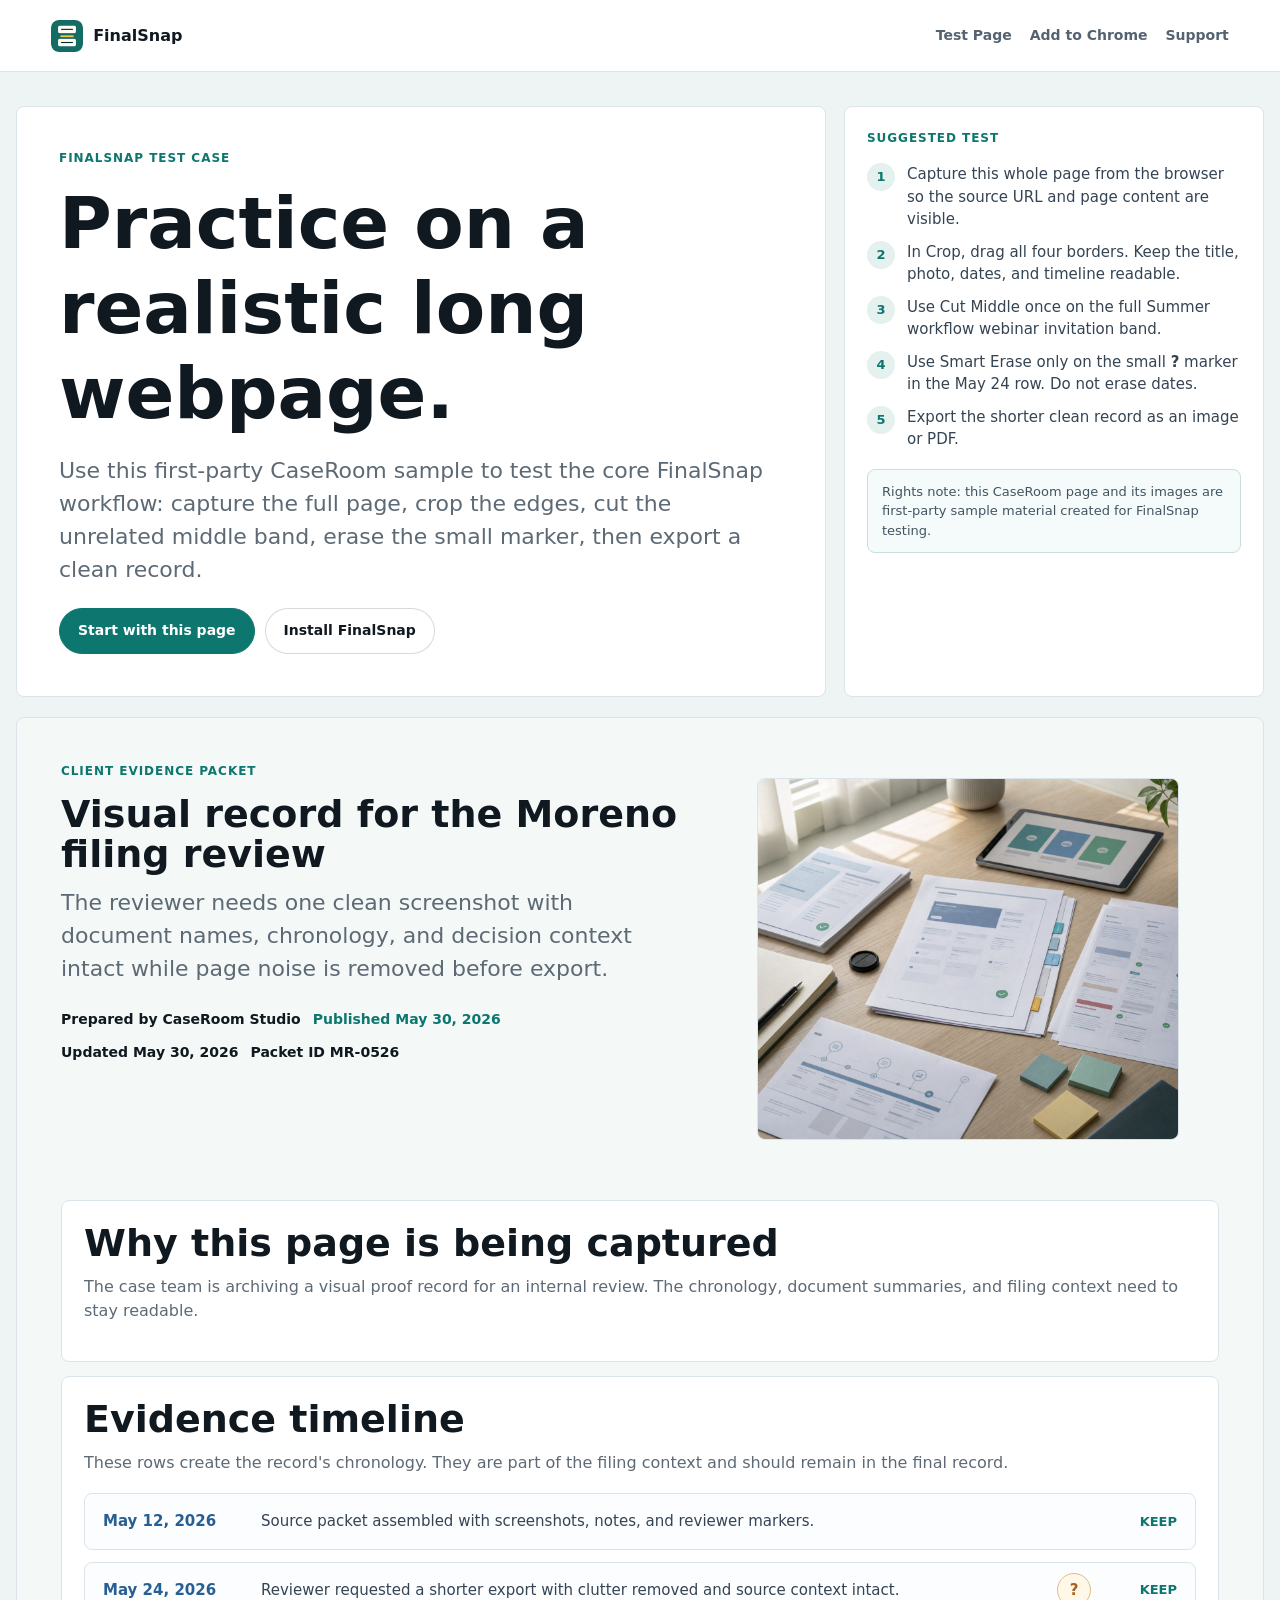
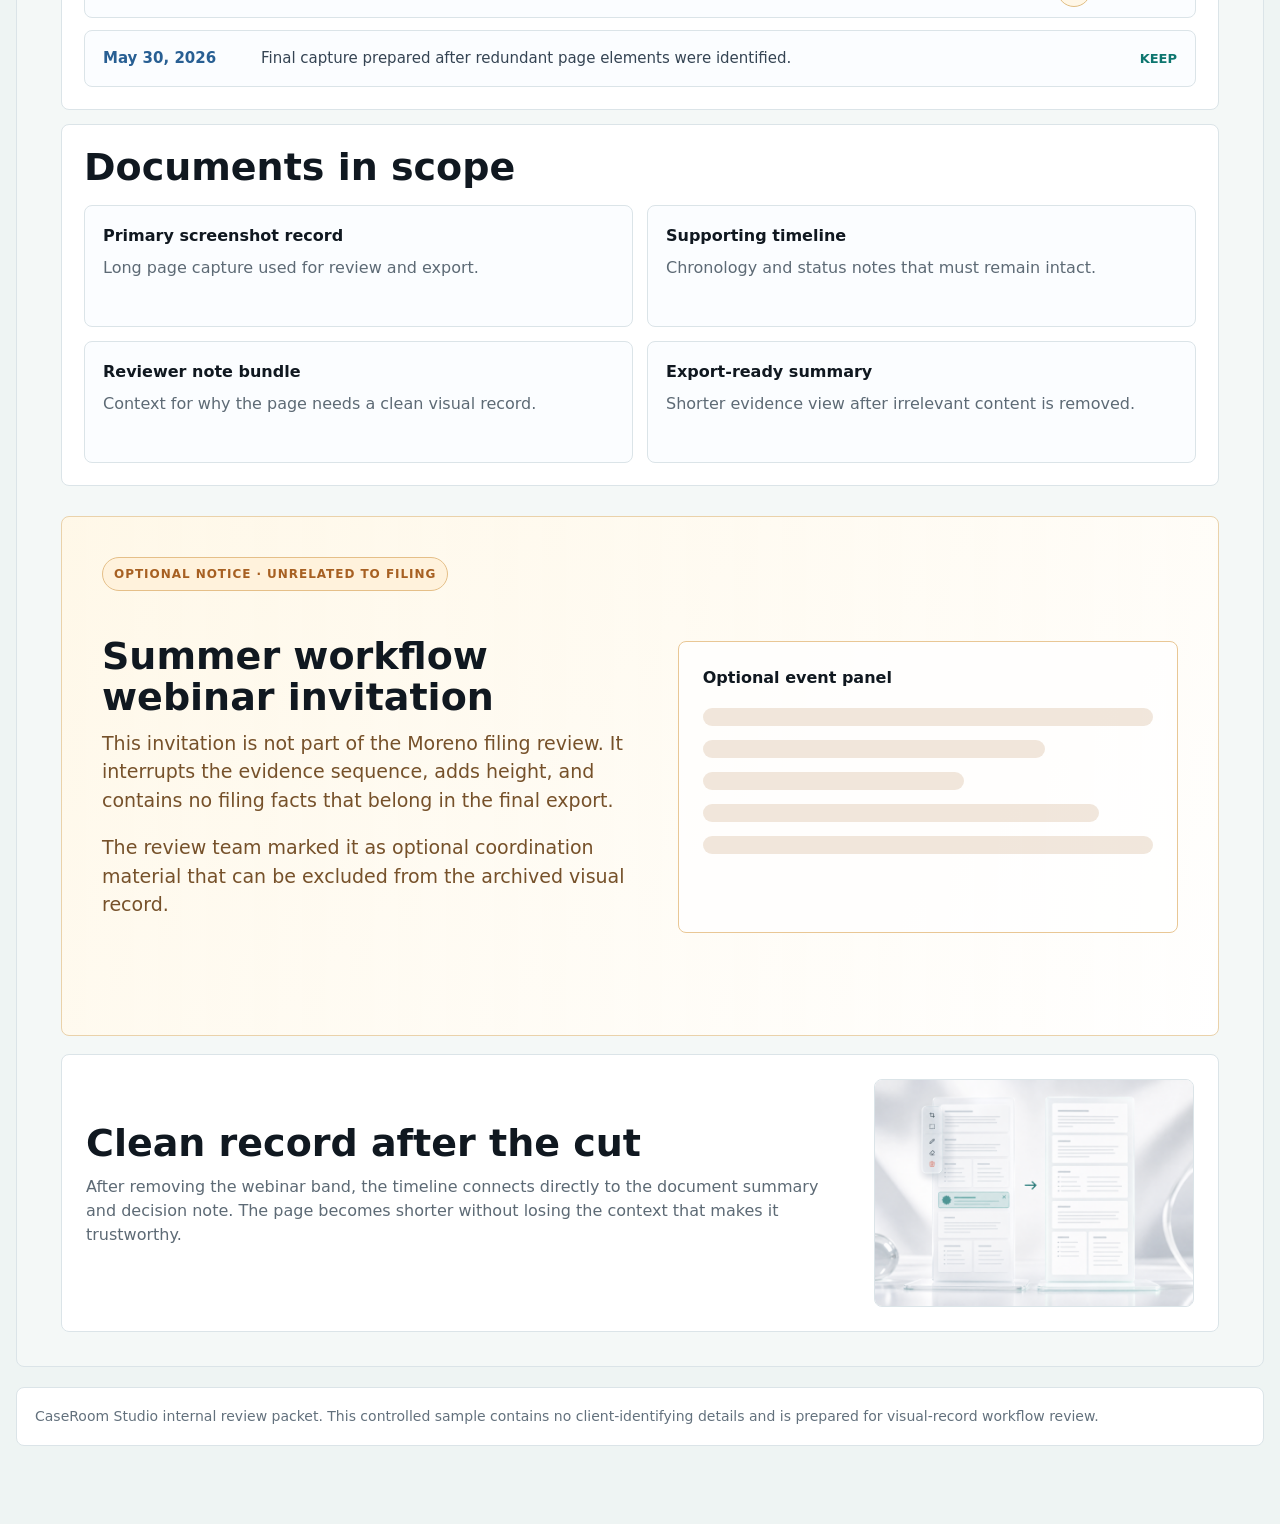
<file: cases/caseroom-visual-record/index.html>
<!doctype html>
<html lang="en">
  <head>
    <meta charset="utf-8">
    <meta name="viewport" content="width=device-width, initial-scale=1">
    <title>CaseRoom Visual Record | FinalSnap Test Case</title>
    <meta name="description" content="A first-party FinalSnap test case for practicing Crop Edges, Cut Middle, Smart Erase, and clean evidence export on a realistic long webpage.">
    <link rel="canonical" href="https://finalsnap.cc/cases/caseroom-visual-record/index.html">
    <link rel="icon" href="../../assets/store-icon-128.png">
    <style>
      :root {
        color-scheme: light;
        --ink: #101820;
        --muted: #5d6a75;
        --paper: #eef4f3;
        --surface: #ffffff;
        --line: #dbe4e8;
        --accent: #0d766f;
        --blue: #285f93;
        --amber: #a76022;
        --amber-soft: #fff2dc;
        --danger: #c74f48;
      }

      * {
        box-sizing: border-box;
      }

      html,
      body {
        margin: 0;
        min-height: 100%;
        background: var(--paper);
        color: var(--ink);
        font-family: Inter, ui-sans-serif, system-ui, -apple-system, BlinkMacSystemFont, "Segoe UI", sans-serif;
        letter-spacing: 0;
        line-height: 1.5;
      }

      img {
        display: block;
        width: 100%;
        height: auto;
      }

      a {
        color: inherit;
      }

      .topbar {
        display: flex;
        align-items: center;
        justify-content: space-between;
        min-height: 72px;
        padding: 0 clamp(18px, 4vw, 54px);
        border-bottom: 1px solid var(--line);
        background: #fff;
      }

      .brand {
        display: inline-flex;
        align-items: center;
        gap: 10px;
        font-weight: 820;
        text-decoration: none;
      }

      .brand img {
        width: 32px;
        height: 32px;
        border-radius: 8px;
      }

      .nav {
        display: flex;
        align-items: center;
        gap: 18px;
        color: #556371;
        font-size: 14px;
        font-weight: 760;
      }

      .nav a {
        text-decoration: none;
      }

      .page {
        width: min(1280px, calc(100% - 32px));
        margin: 0 auto;
        padding: 34px 0 64px;
      }

      .guide {
        display: grid;
        grid-template-columns: minmax(0, 1fr) 420px;
        gap: 18px;
        align-items: stretch;
        margin-bottom: 20px;
      }

      .guide-panel,
      .check-panel,
      .article,
      .record-card,
      .event,
      .doc,
      .promo-band,
      .decision,
      .footer-note {
        border: 1px solid var(--line);
        border-radius: 8px;
        background: var(--surface);
      }

      .guide-panel {
        padding: clamp(24px, 4vw, 42px);
      }

      .eyebrow,
      .kicker,
      .promo-label {
        margin: 0 0 14px;
        color: var(--accent);
        font-size: 12px;
        font-weight: 880;
        letter-spacing: 0.08em;
        text-transform: uppercase;
      }

      h1,
      h2,
      h3,
      p {
        margin-top: 0;
      }

      h1 {
        max-width: 760px;
        margin-bottom: 18px;
        font-size: clamp(42px, 6vw, 72px);
        line-height: 1.18;
        letter-spacing: 0;
      }

      h2 {
        margin-bottom: 12px;
        font-size: clamp(26px, 3vw, 38px);
        line-height: 1.06;
        letter-spacing: 0;
      }

      h3 {
        margin-bottom: 8px;
        font-size: 20px;
        letter-spacing: 0;
      }

      .lead {
        max-width: 760px;
        color: var(--muted);
        font-size: clamp(18px, 2vw, 22px);
      }

      .actions {
        display: flex;
        flex-wrap: wrap;
        gap: 10px;
        margin-top: 22px;
      }

      .button {
        display: inline-flex;
        align-items: center;
        justify-content: center;
        min-height: 46px;
        padding: 0 18px;
        border: 1px solid rgba(16, 24, 32, 0.16);
        border-radius: 999px;
        background: #fff;
        color: var(--ink);
        font-size: 14px;
        font-weight: 820;
        text-decoration: none;
      }

      .button.primary {
        border-color: var(--accent);
        background: var(--accent);
        color: #fff;
      }

      .check-panel {
        padding: 22px;
      }

      .test-steps {
        display: grid;
        gap: 10px;
        margin: 16px 0 0;
        padding: 0;
        list-style: none;
      }

      .test-steps li {
        display: grid;
        grid-template-columns: 30px 1fr;
        gap: 10px;
        align-items: start;
        color: #354453;
        font-size: 15px;
      }

      .test-steps b {
        display: grid;
        place-items: center;
        width: 28px;
        height: 28px;
        border-radius: 999px;
        background: #e4f1ef;
        color: var(--accent);
        font-size: 13px;
      }

      .rights-note {
        margin: 18px 0 0;
        padding: 12px 14px;
        border: 1px solid #c8dfdc;
        border-radius: 8px;
        background: #f5fbfa;
        color: #425461;
        font-size: 13px;
      }

      .capture-target {
        scroll-margin-top: 24px;
      }

      .article {
        overflow: hidden;
        background: #f4f8f7;
      }

      .hero {
        display: grid;
        grid-template-columns: minmax(0, 1fr) minmax(320px, 0.8fr);
        gap: 28px;
        padding: clamp(28px, 4vw, 44px);
      }

      .hero-image {
        overflow: hidden;
        min-height: 360px;
        border: 1px solid var(--line);
        border-radius: 8px;
        background: #fff;
      }

      .hero-image img {
        height: 100%;
        min-height: 360px;
        object-fit: cover;
      }

      .meta {
        display: flex;
        flex-wrap: wrap;
        gap: 12px;
        margin-top: 24px;
        font-size: 14px;
        font-weight: 780;
      }

      .meta .date {
        color: var(--accent);
      }

      .story {
        display: grid;
        gap: 14px;
        padding: 0 clamp(24px, 4vw, 44px) 18px;
      }

      .record-card {
        padding: 22px;
      }

      .record-card p,
      .decision p,
      .doc p {
        color: var(--muted);
      }

      .timeline {
        display: grid;
        gap: 12px;
        margin-top: 18px;
      }

      .event {
        position: relative;
        display: grid;
        grid-template-columns: 140px 1fr 82px;
        gap: 18px;
        align-items: center;
        padding: 16px 18px;
        background: #fbfdff;
      }

      .event strong {
        color: var(--blue);
        font-size: 15px;
      }

      .event span {
        color: var(--accent);
        font-size: 13px;
        font-weight: 860;
        text-align: right;
        text-transform: uppercase;
      }

      .event p {
        margin: 0;
        color: #354453;
        font-size: 15px;
      }

      .erase-marker {
        position: absolute;
        right: 104px;
        top: 50%;
        display: grid;
        place-items: center;
        width: 34px;
        height: 34px;
        transform: translateY(-50%);
        border: 1px solid #e0bd82;
        border-radius: 999px;
        background: #fff7e7;
        color: var(--amber);
        font-size: 15px;
        font-style: normal;
        font-weight: 900;
        line-height: 1;
      }

      .doc-grid {
        display: grid;
        grid-template-columns: 1fr 1fr;
        gap: 14px;
        margin-top: 18px;
      }

      .doc {
        min-height: 122px;
        padding: 18px;
        background: #fbfdff;
      }

      .doc strong {
        display: block;
        margin-bottom: 8px;
      }

      .promo-band {
        margin: 12px clamp(24px, 4vw, 44px) 18px;
        min-height: 520px;
        padding: clamp(24px, 4vw, 40px);
        border-color: #ead2aa;
        background:
          linear-gradient(135deg, rgba(255, 248, 232, 0.98), rgba(255, 255, 255, 0.98)),
          repeating-linear-gradient(90deg, rgba(210, 155, 92, 0.16) 0 24px, rgba(255, 255, 255, 0.2) 24px 48px);
      }

      .promo-label {
        display: inline-flex;
        margin-bottom: 16px;
        padding: 7px 11px;
        border: 1px solid #e5bf88;
        border-radius: 999px;
        background: var(--amber-soft);
        color: var(--amber);
      }

      .promo-grid {
        display: grid;
        grid-template-columns: 1fr 0.92fr;
        gap: 32px;
        align-items: center;
        min-height: 360px;
      }

      .promo-band p {
        max-width: 560px;
        color: #76512a;
        font-size: 19px;
      }

      .promo-card {
        min-height: 292px;
        padding: 24px;
        border: 1px solid #e9c795;
        border-radius: 8px;
        background: rgba(255, 255, 255, 0.78);
      }

      .promo-lines {
        display: grid;
        gap: 14px;
        margin-top: 18px;
      }

      .promo-lines div {
        height: 18px;
        border-radius: 999px;
        background: rgba(164, 95, 32, 0.15);
      }

      .promo-lines div:nth-child(2) {
        width: 76%;
      }

      .promo-lines div:nth-child(3) {
        width: 58%;
      }

      .promo-lines div:nth-child(4) {
        width: 88%;
      }

      .decision {
        margin: 0 clamp(24px, 4vw, 44px) 34px;
        padding: 24px;
      }

      .decision-body {
        display: grid;
        grid-template-columns: minmax(0, 1fr) 320px;
        gap: 24px;
        align-items: center;
      }

      .decision img {
        height: 228px;
        object-fit: cover;
        object-position: 50% 18%;
        border: 1px solid var(--line);
        border-radius: 8px;
        background: #fff;
      }

      .footer-note {
        margin-top: 20px;
        padding: 18px;
        color: #63717d;
        font-size: 14px;
      }

      @media (max-width: 900px) {
        .topbar,
        .nav {
          align-items: flex-start;
          flex-direction: column;
        }

        .topbar {
          gap: 12px;
          padding: 16px 18px;
        }

        .guide,
        .hero,
        .promo-grid,
        .decision-body,
        .doc-grid {
          grid-template-columns: 1fr;
        }

        .hero-image,
        .hero-image img {
          min-height: 300px;
        }

        .event {
          grid-template-columns: 1fr;
        }

        .event span {
          text-align: left;
        }

        .erase-marker {
          right: 18px;
          top: 18px;
          transform: none;
        }
      }
    </style>
  </head>
  <body>
    <header class="topbar">
      <a class="brand" href="../../" aria-label="FinalSnap home">
        <img src="../../assets/store-icon-128.png" alt="">
        <span>FinalSnap</span>
      </a>
      <nav class="nav" aria-label="Case navigation">
        <a href="#capture-target">Test Page</a>
        <a href="https://chromewebstore.google.com/detail/finalsnap/fbplgmgpdnogfbifbcmcadhfnnbcifcd" rel="noopener">Add to Chrome</a>
        <a href="../../support.html">Support</a>
      </nav>
    </header>

    <main class="page">
      <section class="guide" aria-labelledby="case-title">
        <div class="guide-panel">
          <p class="eyebrow">FinalSnap test case</p>
          <h1 id="case-title">Practice on a realistic long webpage.</h1>
          <p class="lead">
            Use this first-party CaseRoom sample to test the core FinalSnap workflow:
            capture the full page, crop the edges, cut the unrelated middle band,
            erase the small marker, then export a clean record.
          </p>
          <div class="actions">
            <a class="button primary" href="#capture-target">Start with this page</a>
            <a class="button" href="https://chromewebstore.google.com/detail/finalsnap/fbplgmgpdnogfbifbcmcadhfnnbcifcd" rel="noopener">Install FinalSnap</a>
          </div>
        </div>
        <aside class="check-panel" aria-label="How to test this page">
          <p class="eyebrow">Suggested test</p>
          <ol class="test-steps">
            <li><b>1</b><span>Capture this whole page from the browser so the source URL and page content are visible.</span></li>
            <li><b>2</b><span>In Crop, drag all four borders. Keep the title, photo, dates, and timeline readable.</span></li>
            <li><b>3</b><span>Use Cut Middle once on the full Summer workflow webinar invitation band.</span></li>
            <li><b>4</b><span>Use Smart Erase only on the small <strong>?</strong> marker in the May 24 row. Do not erase dates.</span></li>
            <li><b>5</b><span>Export the shorter clean record as an image or PDF.</span></li>
          </ol>
          <p class="rights-note">
            Rights note: this CaseRoom page and its images are first-party sample material created for FinalSnap testing.
          </p>
        </aside>
      </section>

      <section id="capture-target" class="capture-target" aria-label="CaseRoom sample webpage">
        <article class="article">
          <section class="hero">
            <div>
              <p class="kicker">Client evidence packet</p>
              <h2>Visual record for the Moreno filing review</h2>
              <p class="lead">The reviewer needs one clean screenshot with document names, chronology, and decision context intact while page noise is removed before export.</p>
              <div class="meta">
                <span>Prepared by CaseRoom Studio</span>
                <span class="date">Published May 30, 2026</span>
                <span>Updated May 30, 2026</span>
                <span>Packet ID MR-0526</span>
              </div>
            </div>
            <figure class="hero-image">
              <img src="assets/editorial-desk-proof.png" alt="Organized visual evidence packet on an editorial desk">
            </figure>
          </section>

          <section class="story">
            <section class="record-card">
              <h2>Why this page is being captured</h2>
              <p>The case team is archiving a visual proof record for an internal review. The chronology, document summaries, and filing context need to stay readable.</p>
            </section>

            <section class="record-card">
              <h2>Evidence timeline</h2>
              <p>These rows create the record's chronology. They are part of the filing context and should remain in the final record.</p>
              <div class="timeline">
                <div class="event"><strong>May 12, 2026</strong><p>Source packet assembled with screenshots, notes, and reviewer markers.</p><span>Keep</span></div>
                <div class="event"><strong>May 24, 2026</strong><p>Reviewer requested a shorter export with clutter removed and source context intact.</p><em class="erase-marker" data-erase-target aria-label="Temporary review marker">?</em><span>Keep</span></div>
                <div class="event"><strong>May 30, 2026</strong><p>Final capture prepared after redundant page elements were identified.</p><span>Keep</span></div>
              </div>
            </section>

            <section class="record-card">
              <h2>Documents in scope</h2>
              <div class="doc-grid">
                <div class="doc"><strong>Primary screenshot record</strong><p>Long page capture used for review and export.</p></div>
                <div class="doc"><strong>Supporting timeline</strong><p>Chronology and status notes that must remain intact.</p></div>
                <div class="doc"><strong>Reviewer note bundle</strong><p>Context for why the page needs a clean visual record.</p></div>
                <div class="doc"><strong>Export-ready summary</strong><p>Shorter evidence view after irrelevant content is removed.</p></div>
              </div>
            </section>
          </section>

          <section class="promo-band" data-cut-middle-target aria-labelledby="promo-title">
            <span class="promo-label">Optional notice · unrelated to filing</span>
            <div class="promo-grid">
              <div>
                <h2 id="promo-title">Summer workflow webinar invitation</h2>
                <p>This invitation is not part of the Moreno filing review. It interrupts the evidence sequence, adds height, and contains no filing facts that belong in the final export.</p>
                <p>The review team marked it as optional coordination material that can be excluded from the archived visual record.</p>
              </div>
              <div class="promo-card">
                <strong>Optional event panel</strong>
                <div class="promo-lines" aria-hidden="true">
                  <div></div>
                  <div></div>
                  <div></div>
                  <div></div>
                  <div></div>
                </div>
              </div>
            </div>
          </section>

          <section class="decision" aria-labelledby="decision-title">
            <div class="decision-body">
              <div>
                <h2 id="decision-title">Clean record after the cut</h2>
                <p>After removing the webinar band, the timeline connects directly to the document summary and decision note. The page becomes shorter without losing the context that makes it trustworthy.</p>
              </div>
              <img src="assets/reconnect-boards.png" alt="Before and after reconnect concept">
            </div>
          </section>
        </article>
      </section>

      <p class="footer-note">
        CaseRoom Studio internal review packet. This controlled sample contains no client-identifying details and is prepared for visual-record workflow review.
      </p>
    </main>
  </body>
</html>
</file>
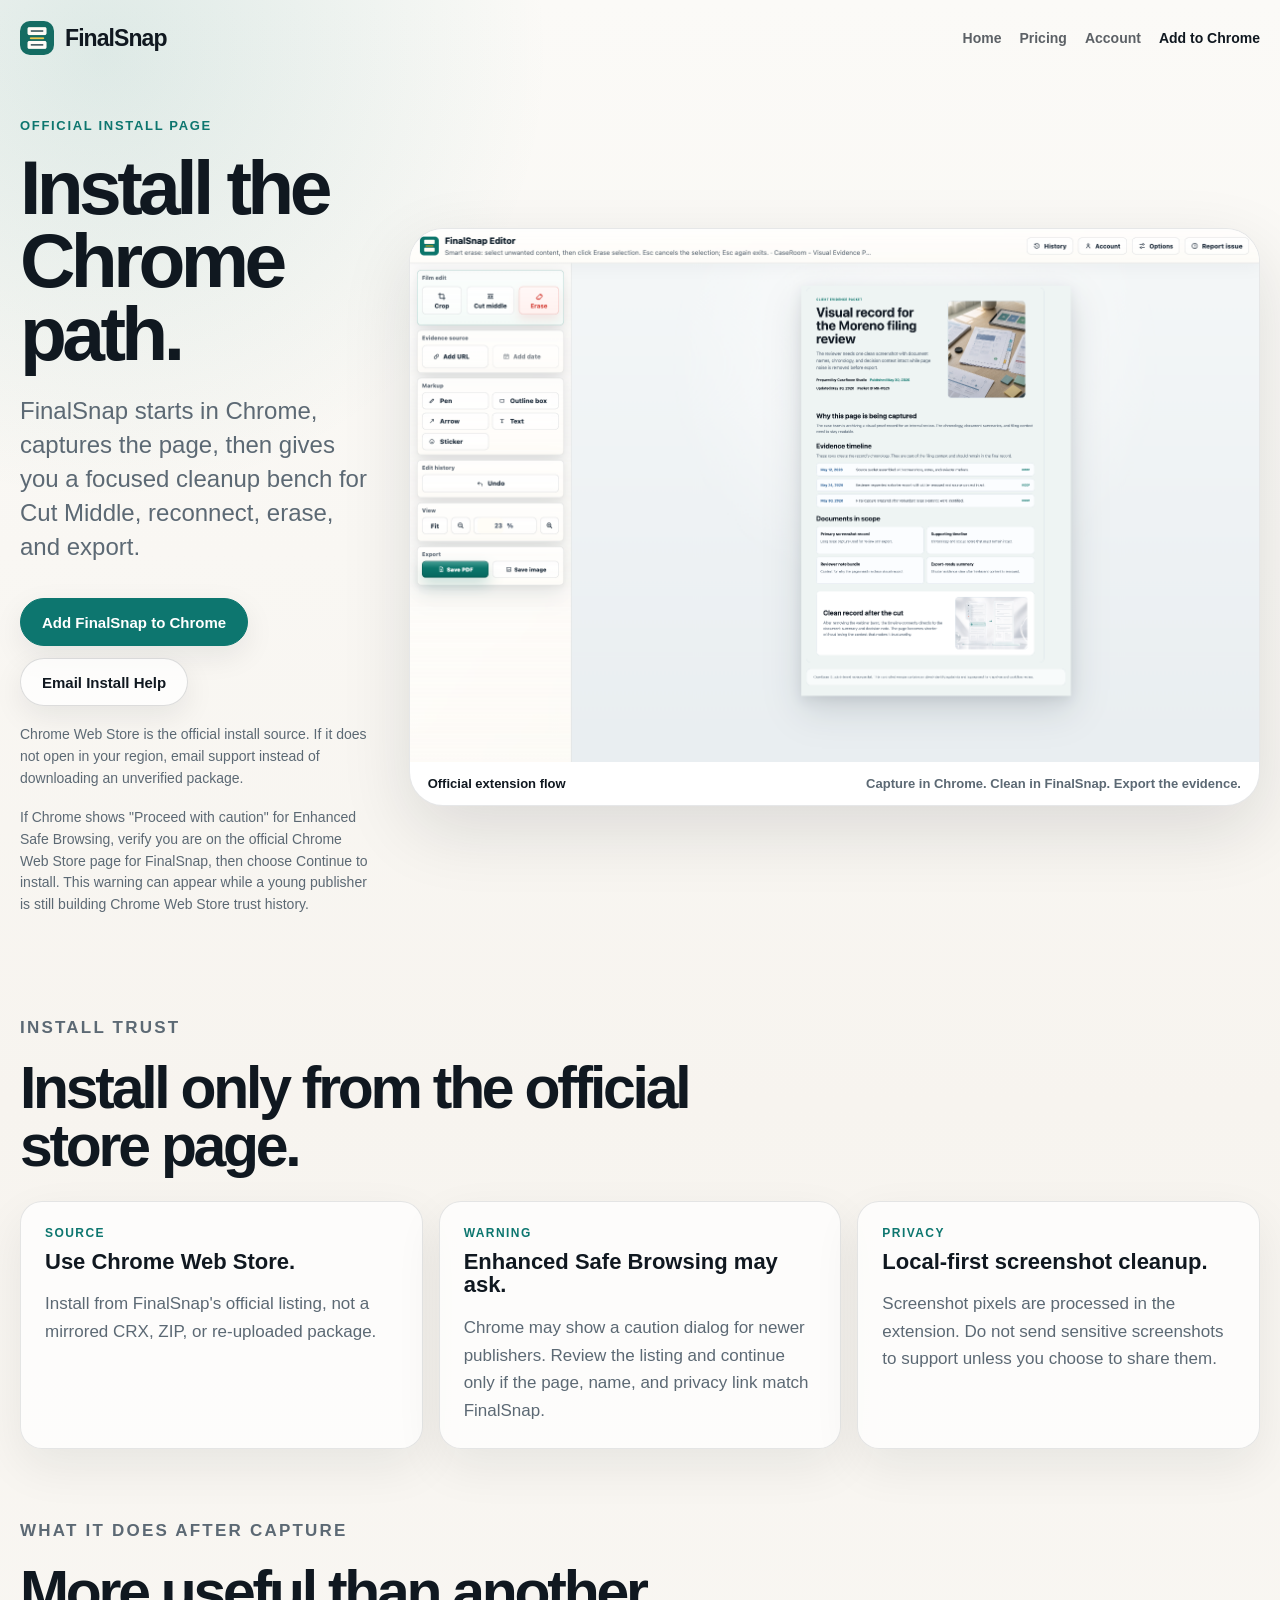
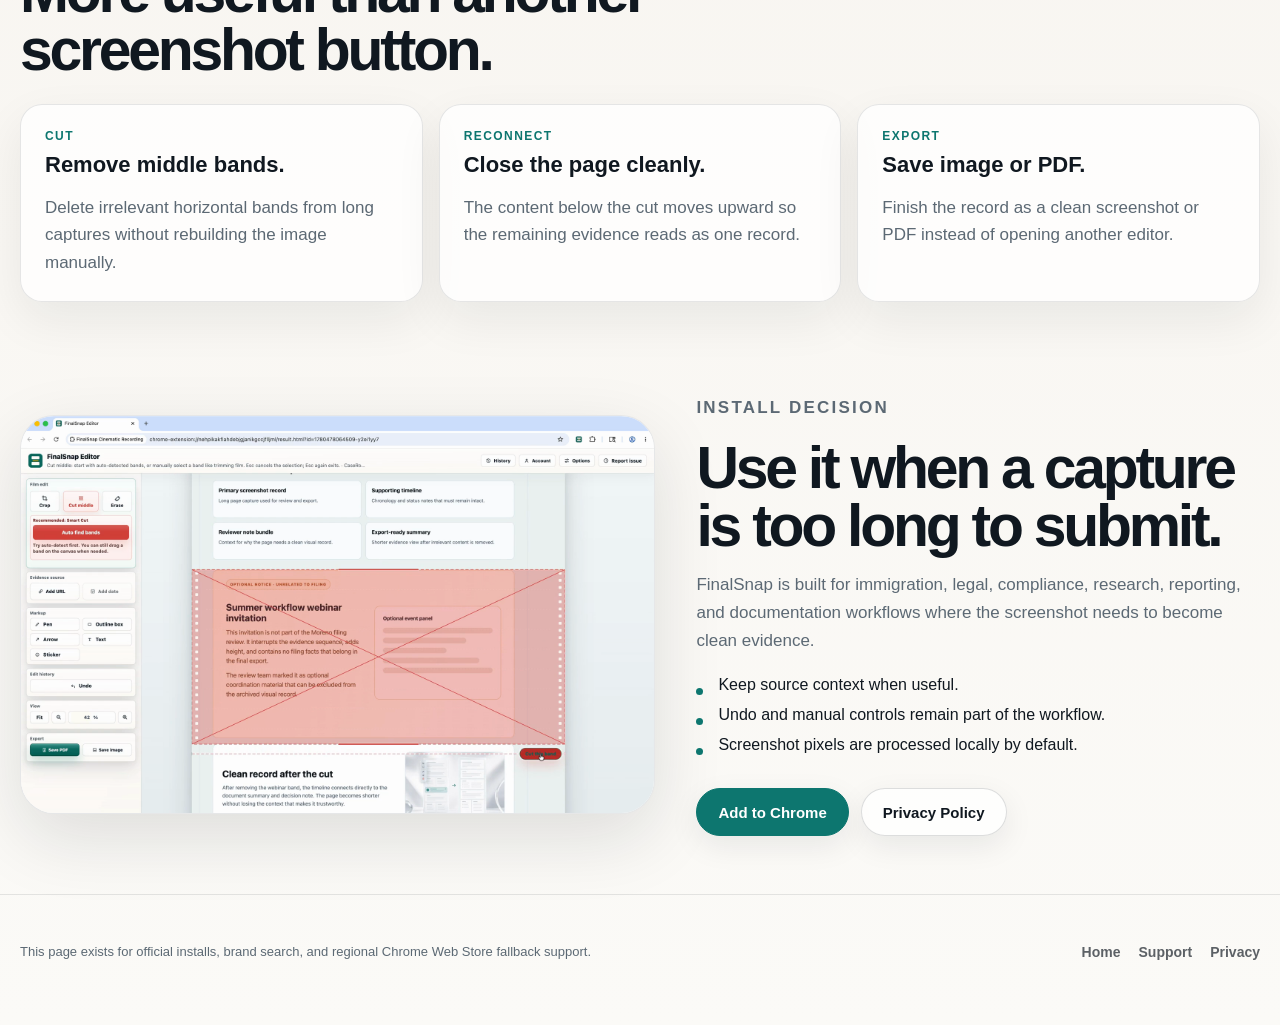
<file: chrome-extension.html>
<!doctype html>
<html lang="en">
  <head>
    <meta charset="utf-8">
    <meta name="viewport" content="width=device-width, initial-scale=1">
    <title>FinalSnap Chrome Extension | Clean Long Screenshots</title>
    <meta name="description" content="Install the FinalSnap Chrome extension to cut unwanted middle bands from long screenshots, reconnect the page, erase noise, and export clean evidence.">
    <link rel="canonical" href="https://finalsnap.cc/chrome-extension.html">
    <meta property="og:type" content="website">
    <meta property="og:title" content="FinalSnap Chrome Extension">
    <meta property="og:description" content="The official FinalSnap install page for Chrome.">
    <meta property="og:url" content="https://finalsnap.cc/chrome-extension.html">
    <meta property="og:image" content="https://finalsnap.cc/assets/finalsnap-marquee.png">
    <meta name="twitter:card" content="summary_large_image">
    <meta name="twitter:title" content="FinalSnap Chrome Extension">
    <meta name="twitter:description" content="Clean long web screenshots in Chrome.">
    <meta name="twitter:image" content="https://finalsnap.cc/assets/finalsnap-marquee.png">
    <link rel="icon" href="assets/store-icon-128.png">
    <link rel="stylesheet" href="assets/site.css?v=20260603-v284-site-audit">
    <script type="application/ld+json">
      {
        "@context": "https://schema.org",
        "@type": "WebPage",
        "name": "FinalSnap Chrome Extension",
        "url": "https://finalsnap.cc/chrome-extension.html",
        "description": "Official install page for FinalSnap, a Chrome extension for cleaning long web screenshots.",
        "primaryImageOfPage": "https://finalsnap.cc/assets/finalsnap-marquee.png"
      }
    </script>
  </head>
  <body>
    <div class="site-shell">
      <header class="wrap">
        <nav class="site-nav" aria-label="Primary">
          <a class="brand" href="./" aria-label="FinalSnap home">
            <img src="assets/store-icon-128.png" alt="">
            <span>FinalSnap</span>
          </a>
          <div class="nav-links">
            <a href="./">Home</a>
            <a href="pricing.html">Pricing</a>
            <a href="https://finalsnap.cc/account?from=nav">Account</a>
            <a class="store-link" href="https://chromewebstore.google.com/detail/finalsnap/fbplgmgpdnogfbifbcmcadhfnnbcifcd" rel="noopener">Add to Chrome</a>
          </div>
        </nav>
      </header>

      <main>
        <section class="hero">
          <div class="wrap hero-grid">
            <div class="hero-copy">
              <p class="eyebrow">Official install page</p>
              <h1 class="page-title">Install the Chrome path.</h1>
              <p class="lead">
                FinalSnap starts in Chrome, captures the page, then gives you a
                focused cleanup bench for Cut Middle, reconnect, erase, and export.
              </p>
              <div class="actions">
                <a class="button primary" href="https://chromewebstore.google.com/detail/finalsnap/fbplgmgpdnogfbifbcmcadhfnnbcifcd" rel="noopener">Add FinalSnap to Chrome</a>
                <a class="button" href="mailto:finalsnapapp@gmail.com?subject=FinalSnap%20install%20help">Email Install Help</a>
              </div>
              <p class="note">
                Chrome Web Store is the official install source. If it does not
                open in your region, email support instead of downloading an
                unverified package.
              </p>
              <p class="note">
                If Chrome shows "Proceed with caution" for Enhanced Safe
                Browsing, verify you are on the official Chrome Web Store page
                for FinalSnap, then choose Continue to install. This warning can
                appear while a young publisher is still building Chrome Web
                Store trust history.
              </p>
            </div>
            <div class="media-card">
              <img src="assets/finalsnap-v284-final-editor.png" alt="FinalSnap editor showing the cleaned CaseRoom record ready for export.">
              <div class="media-caption">
                <strong>Official extension flow</strong>
                <span>Capture in Chrome. Clean in FinalSnap. Export the evidence.</span>
              </div>
            </div>
          </div>
        </section>

        <section class="section compact">
          <div class="wrap">
            <div class="section-heading">
              <p class="eyebrow">Install trust</p>
              <h2>Install only from the official store page.</h2>
            </div>
            <div class="card-grid">
              <article class="card">
                <span>Source</span>
                <h3>Use Chrome Web Store.</h3>
                <p>Install from FinalSnap's official listing, not a mirrored CRX, ZIP, or re-uploaded package.</p>
              </article>
              <article class="card">
                <span>Warning</span>
                <h3>Enhanced Safe Browsing may ask.</h3>
                <p>Chrome may show a caution dialog for newer publishers. Review the listing and continue only if the page, name, and privacy link match FinalSnap.</p>
              </article>
              <article class="card">
                <span>Privacy</span>
                <h3>Local-first screenshot cleanup.</h3>
                <p>Screenshot pixels are processed in the extension. Do not send sensitive screenshots to support unless you choose to share them.</p>
              </article>
            </div>
          </div>
        </section>

        <section class="section compact">
          <div class="wrap">
            <div class="section-heading">
              <p class="eyebrow">What it does after capture</p>
              <h2>More useful than another screenshot button.</h2>
            </div>
            <div class="card-grid">
              <article class="card">
                <span>Cut</span>
                <h3>Remove middle bands.</h3>
                <p>Delete irrelevant horizontal bands from long captures without rebuilding the image manually.</p>
              </article>
              <article class="card">
                <span>Reconnect</span>
                <h3>Close the page cleanly.</h3>
                <p>The content below the cut moves upward so the remaining evidence reads as one record.</p>
              </article>
              <article class="card">
                <span>Export</span>
                <h3>Save image or PDF.</h3>
                <p>Finish the record as a clean screenshot or PDF instead of opening another editor.</p>
              </article>
            </div>
          </div>
        </section>

        <section class="section">
          <div class="wrap split reverse">
            <div class="media-card">
              <img src="assets/finalsnap-v284-clip-cut-middle-reconnect-poster.png" alt="FinalSnap Cut Middle reconnect workflow on the CaseRoom test page.">
            </div>
            <div class="split-copy">
              <p class="eyebrow">Install decision</p>
              <h2>Use it when a capture is too long to submit.</h2>
              <p>
                FinalSnap is built for immigration, legal, compliance, research,
                reporting, and documentation workflows where the screenshot needs
                to become clean evidence.
              </p>
              <ul class="bullets">
                <li>Keep source context when useful.</li>
                <li>Undo and manual controls remain part of the workflow.</li>
                <li>Screenshot pixels are processed locally by default.</li>
              </ul>
              <div class="actions">
                <a class="button primary" href="https://chromewebstore.google.com/detail/finalsnap/fbplgmgpdnogfbifbcmcadhfnnbcifcd" rel="noopener">Add to Chrome</a>
                <a class="button" href="privacy.html">Privacy Policy</a>
              </div>
            </div>
          </div>
        </section>
      </main>

      <footer class="site-footer">
        <div class="wrap">
          <p class="fineprint">This page exists for official installs, brand search, and regional Chrome Web Store fallback support.</p>
          <div class="footer-links">
            <a href="./">Home</a>
            <a href="support.html">Support</a>
            <a href="privacy.html">Privacy</a>
          </div>
        </div>
      </footer>
    </div>
  </body>
</html>
</file>
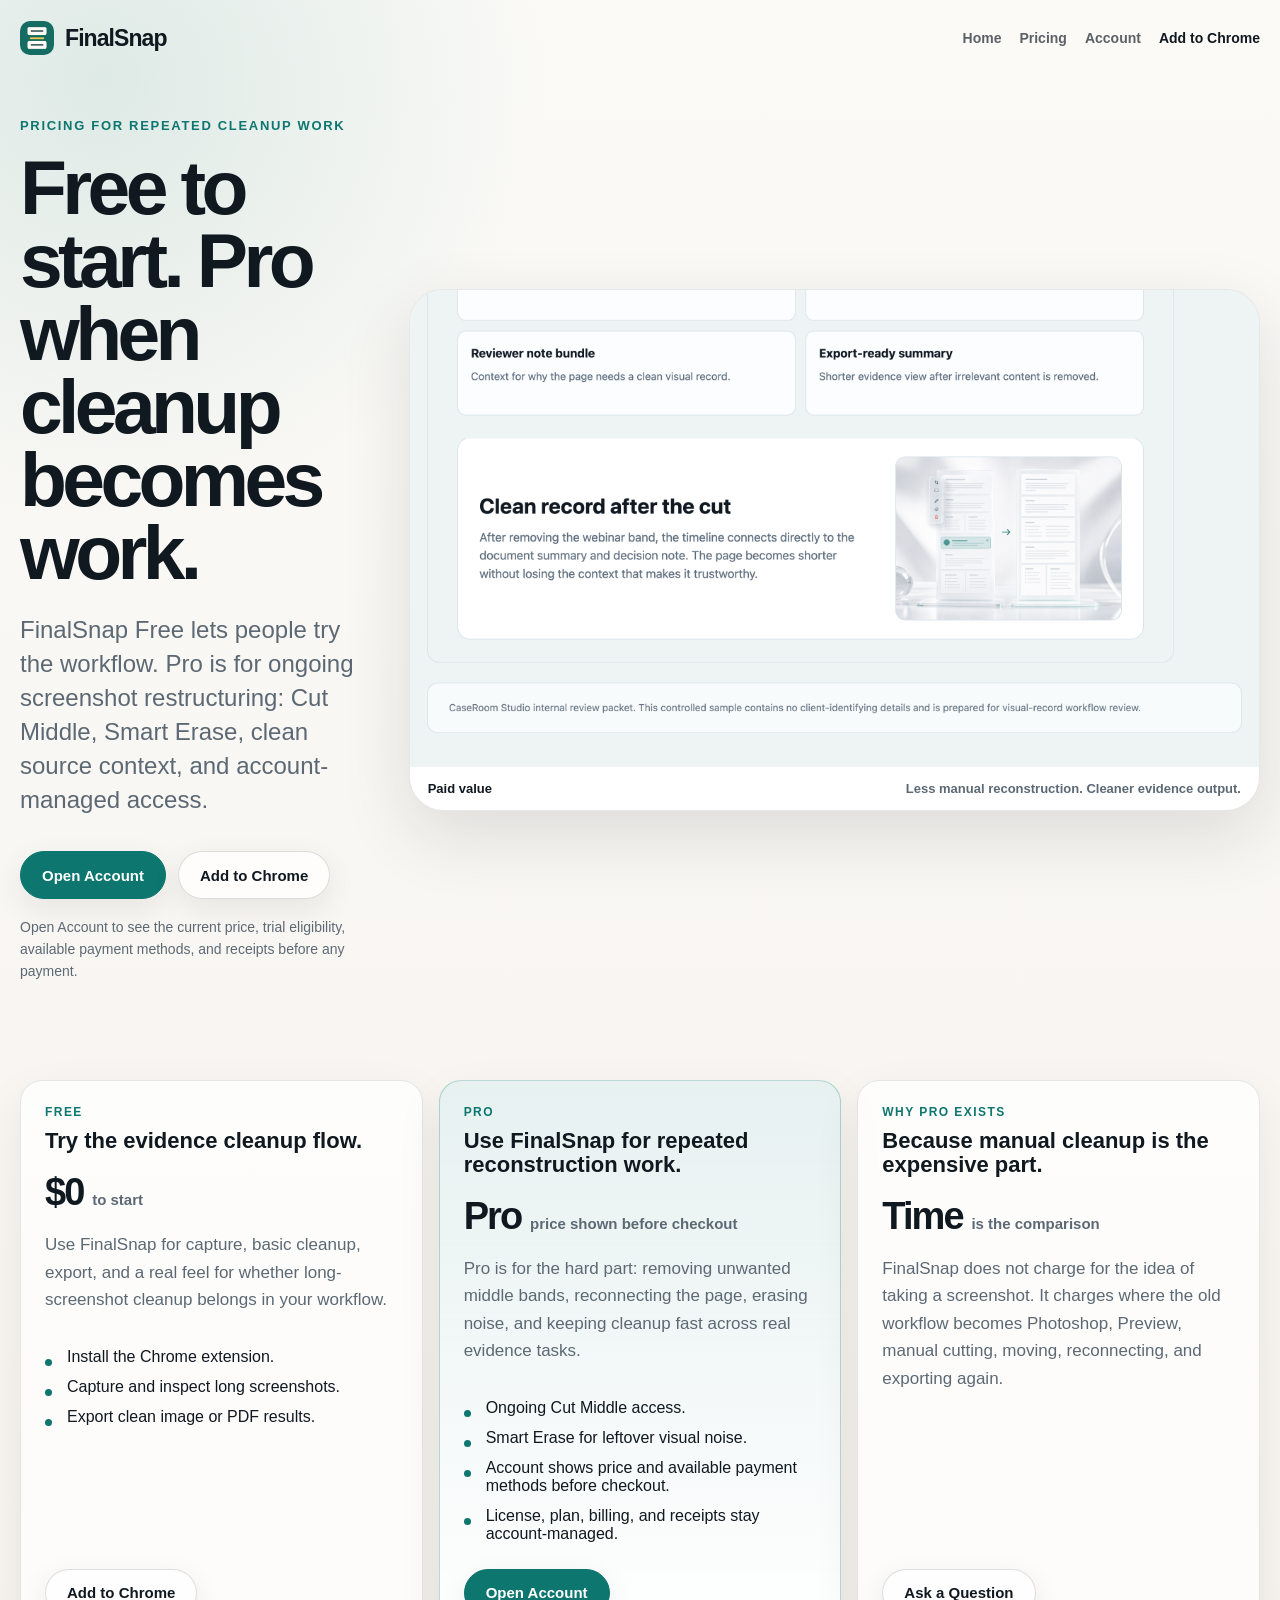
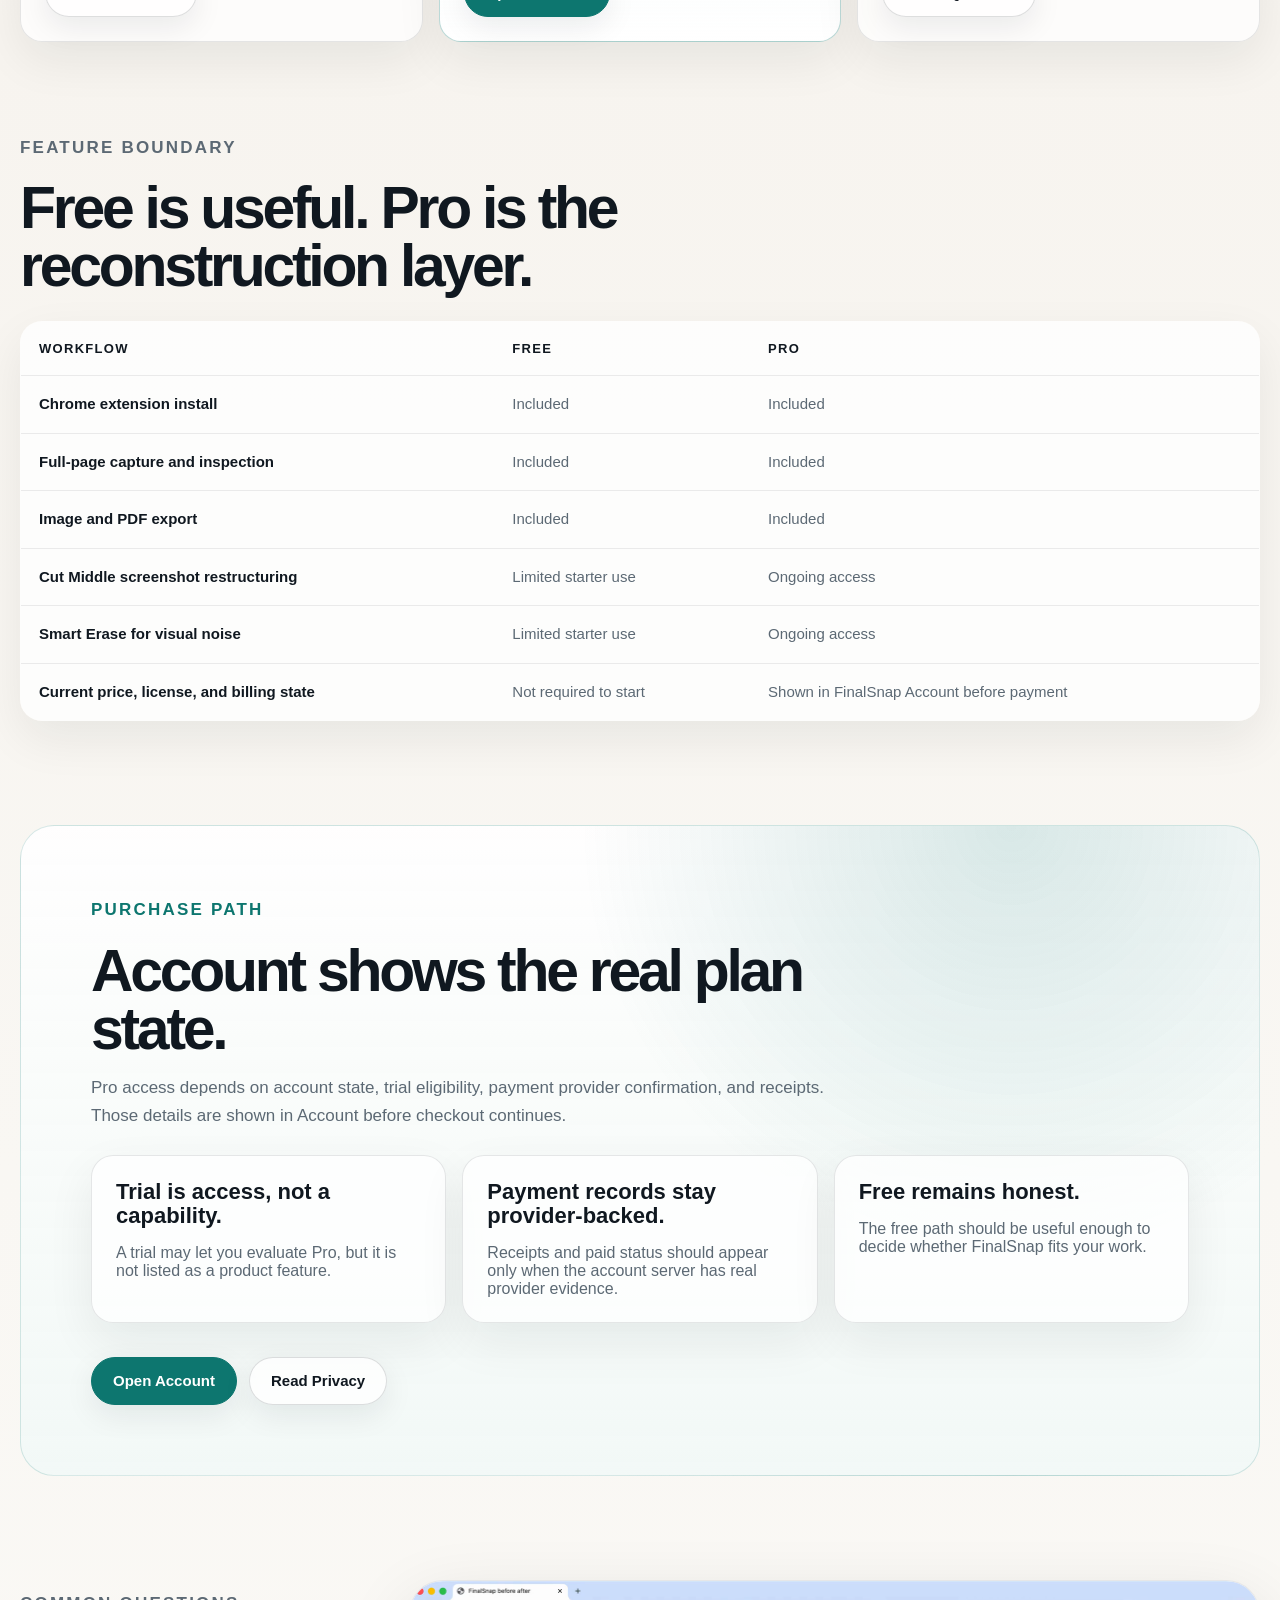
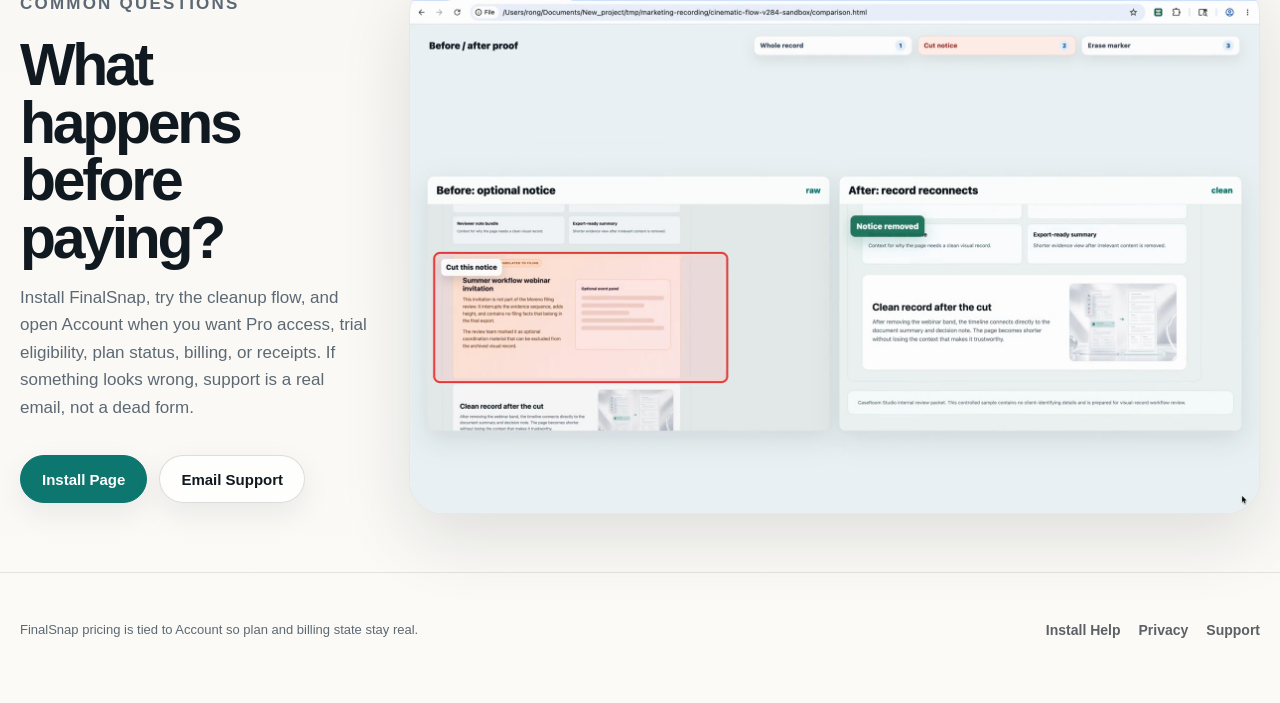
<file: pricing.html>
<!doctype html>
<html lang="en">
  <head>
    <meta charset="utf-8">
    <meta name="viewport" content="width=device-width, initial-scale=1">
    <title>FinalSnap Pricing | Free and Pro Screenshot Cleanup</title>
    <meta name="description" content="FinalSnap pricing: start free, use Pro for ongoing screenshot restructuring, Cut Middle, Smart Erase, and account-managed access.">
    <link rel="canonical" href="https://finalsnap.cc/pricing.html">
    <meta property="og:type" content="website">
    <meta property="og:title" content="FinalSnap Pricing">
    <meta property="og:description" content="Start free. Use Pro when screenshot cleanup becomes repeated reconstruction work.">
    <meta property="og:url" content="https://finalsnap.cc/pricing.html">
    <meta property="og:image" content="https://finalsnap.cc/assets/finalsnap-marquee.png">
    <meta name="twitter:card" content="summary_large_image">
    <meta name="twitter:title" content="FinalSnap Pricing">
    <meta name="twitter:description" content="Free for getting started. Pro for ongoing Cut Middle, Smart Erase, and clean evidence export workflows.">
    <meta name="twitter:image" content="https://finalsnap.cc/assets/finalsnap-marquee.png">
    <link rel="icon" href="assets/store-icon-128.png">
    <link rel="stylesheet" href="assets/site.css?v=20260603-v284-site-audit">
  </head>
  <body>
    <div class="site-shell">
      <header class="wrap">
        <nav class="site-nav" aria-label="Primary">
          <a class="brand" href="./" aria-label="FinalSnap home">
            <img src="assets/store-icon-128.png" alt="">
            <span>FinalSnap</span>
          </a>
          <div class="nav-links">
            <a href="./">Home</a>
            <a href="pricing.html">Pricing</a>
            <a href="https://finalsnap.cc/account?from=nav">Account</a>
            <a class="store-link" href="https://chromewebstore.google.com/detail/finalsnap/fbplgmgpdnogfbifbcmcadhfnnbcifcd" rel="noopener">Add to Chrome</a>
          </div>
        </nav>
      </header>

      <main>
        <section class="hero">
          <div class="wrap hero-grid">
            <div class="hero-copy">
              <p class="eyebrow">Pricing for repeated cleanup work</p>
              <h1 class="page-title">Free to start. Pro when cleanup becomes work.</h1>
              <p class="lead">
                FinalSnap Free lets people try the workflow. Pro is for ongoing
                screenshot restructuring: Cut Middle, Smart Erase, clean source
                context, and account-managed access.
              </p>
              <div class="actions">
                <a class="button primary" href="https://finalsnap.cc/account?from=pricing">Open Account</a>
                <a class="button" href="https://chromewebstore.google.com/detail/finalsnap/fbplgmgpdnogfbifbcmcadhfnnbcifcd" rel="noopener">Add to Chrome</a>
              </div>
              <p class="note">
                Open Account to see the current price, trial eligibility,
                available payment methods, and receipts before any payment.
              </p>
            </div>
            <div class="media-card">
              <img src="assets/finalsnap-v284-comparison-after-cut.png" alt="CaseRoom screenshot after FinalSnap removes the unrelated middle band and reconnects the record.">
              <div class="media-caption">
                <strong>Paid value</strong>
                <span>Less manual reconstruction. Cleaner evidence output.</span>
              </div>
            </div>
          </div>
        </section>

        <section class="section compact">
          <div class="wrap">
            <div class="plan-grid">
              <article class="plan">
                <span class="label">Free</span>
                <h2>Try the evidence cleanup flow.</h2>
                <div class="price-line">$0 <span>to start</span></div>
                <p>
                  Use FinalSnap for capture, basic cleanup, export, and a real
                  feel for whether long-screenshot cleanup belongs in your workflow.
                </p>
                <ul class="bullets">
                  <li>Install the Chrome extension.</li>
                  <li>Capture and inspect long screenshots.</li>
                  <li>Export clean image or PDF results.</li>
                </ul>
                <div class="actions">
                  <a class="button" href="https://chromewebstore.google.com/detail/finalsnap/fbplgmgpdnogfbifbcmcadhfnnbcifcd" rel="noopener">Add to Chrome</a>
                </div>
              </article>

              <article class="plan featured">
                <span class="label">Pro</span>
                <h2>Use FinalSnap for repeated reconstruction work.</h2>
                <div class="price-line">Pro <span>price shown before checkout</span></div>
                <p>
                  Pro is for the hard part: removing unwanted middle bands,
                  reconnecting the page, erasing noise, and keeping cleanup fast
                  across real evidence tasks.
                </p>
                <ul class="bullets">
                  <li>Ongoing Cut Middle access.</li>
                  <li>Smart Erase for leftover visual noise.</li>
                  <li>Account shows price and available payment methods before checkout.</li>
                  <li>License, plan, billing, and receipts stay account-managed.</li>
                </ul>
                <div class="actions">
                  <a class="button primary" href="https://finalsnap.cc/account?from=pricing">Open Account</a>
                </div>
              </article>

              <article class="plan">
                <span class="label">Why Pro exists</span>
                <h2>Because manual cleanup is the expensive part.</h2>
                <div class="price-line">Time <span>is the comparison</span></div>
                <p>
                  FinalSnap does not charge for the idea of taking a screenshot.
                  It charges where the old workflow becomes Photoshop, Preview,
                  manual cutting, moving, reconnecting, and exporting again.
                </p>
                <div class="actions">
                  <a class="button" href="support.html">Ask a Question</a>
                </div>
              </article>
            </div>
          </div>
        </section>

        <section class="section">
          <div class="wrap">
            <div class="section-heading">
              <p class="eyebrow">Feature boundary</p>
              <h2>Free is useful. Pro is the reconstruction layer.</h2>
            </div>
            <table class="comparison" aria-label="FinalSnap Free and Pro comparison">
              <thead>
                <tr>
                  <th>Workflow</th>
                  <th>Free</th>
                  <th>Pro</th>
                </tr>
              </thead>
              <tbody>
                <tr>
                  <td><strong>Chrome extension install</strong></td>
                  <td>Included</td>
                  <td>Included</td>
                </tr>
                <tr>
                  <td><strong>Full-page capture and inspection</strong></td>
                  <td>Included</td>
                  <td>Included</td>
                </tr>
                <tr>
                  <td><strong>Image and PDF export</strong></td>
                  <td>Included</td>
                  <td>Included</td>
                </tr>
                <tr>
                  <td><strong>Cut Middle screenshot restructuring</strong></td>
                  <td>Limited starter use</td>
                  <td>Ongoing access</td>
                </tr>
                <tr>
                  <td><strong>Smart Erase for visual noise</strong></td>
                  <td>Limited starter use</td>
                  <td>Ongoing access</td>
                </tr>
                <tr>
                  <td><strong>Current price, license, and billing state</strong></td>
                  <td>Not required to start</td>
                  <td>Shown in FinalSnap Account before payment</td>
                </tr>
              </tbody>
            </table>
          </div>
        </section>

        <section class="wrap">
          <div class="dark-band">
            <div class="section-heading">
              <p class="eyebrow">Purchase path</p>
              <h2>Account shows the real plan state.</h2>
              <p>
                Pro access depends on account state, trial eligibility, payment
                provider confirmation, and receipts. Those details are shown in
                Account before checkout continues.
              </p>
            </div>
            <div class="summary-grid">
              <article class="summary-card">
                <strong>Trial is access, not a capability.</strong>
                <p>A trial may let you evaluate Pro, but it is not listed as a product feature.</p>
              </article>
              <article class="summary-card">
                <strong>Payment records stay provider-backed.</strong>
                <p>Receipts and paid status should appear only when the account server has real provider evidence.</p>
              </article>
              <article class="summary-card">
                <strong>Free remains honest.</strong>
                <p>The free path should be useful enough to decide whether FinalSnap fits your work.</p>
              </article>
            </div>
            <div class="actions">
              <a class="button primary" href="https://finalsnap.cc/account?from=pricing">Open Account</a>
              <a class="button" href="privacy.html">Read Privacy</a>
            </div>
          </div>
        </section>

        <section class="section">
          <div class="wrap split">
            <div class="split-copy">
              <p class="eyebrow">Common questions</p>
              <h2>What happens before paying?</h2>
              <p>
                Install FinalSnap, try the cleanup flow, and open Account when
                you want Pro access, trial eligibility, plan status, billing,
                or receipts. If something looks wrong, support is a real email,
                not a dead form.
              </p>
              <div class="actions">
                <a class="button primary" href="chrome-extension.html">Install Page</a>
                <a class="button" href="mailto:finalsnapapp@gmail.com?subject=FinalSnap%20pricing%20question">Email Support</a>
              </div>
            </div>
            <div class="media-card">
              <img src="assets/finalsnap-v284-clip-before-after-clean-record-poster.png" alt="FinalSnap before and after clean record comparison from the CaseRoom workflow.">
            </div>
          </div>
        </section>
      </main>

      <footer class="site-footer">
        <div class="wrap">
          <p class="fineprint">FinalSnap pricing is tied to Account so plan and billing state stay real.</p>
          <div class="footer-links">
            <a href="chrome-extension.html">Install Help</a>
            <a href="privacy.html">Privacy</a>
            <a href="support.html">Support</a>
          </div>
        </div>
      </footer>
    </div>
  </body>
</html>
</file>
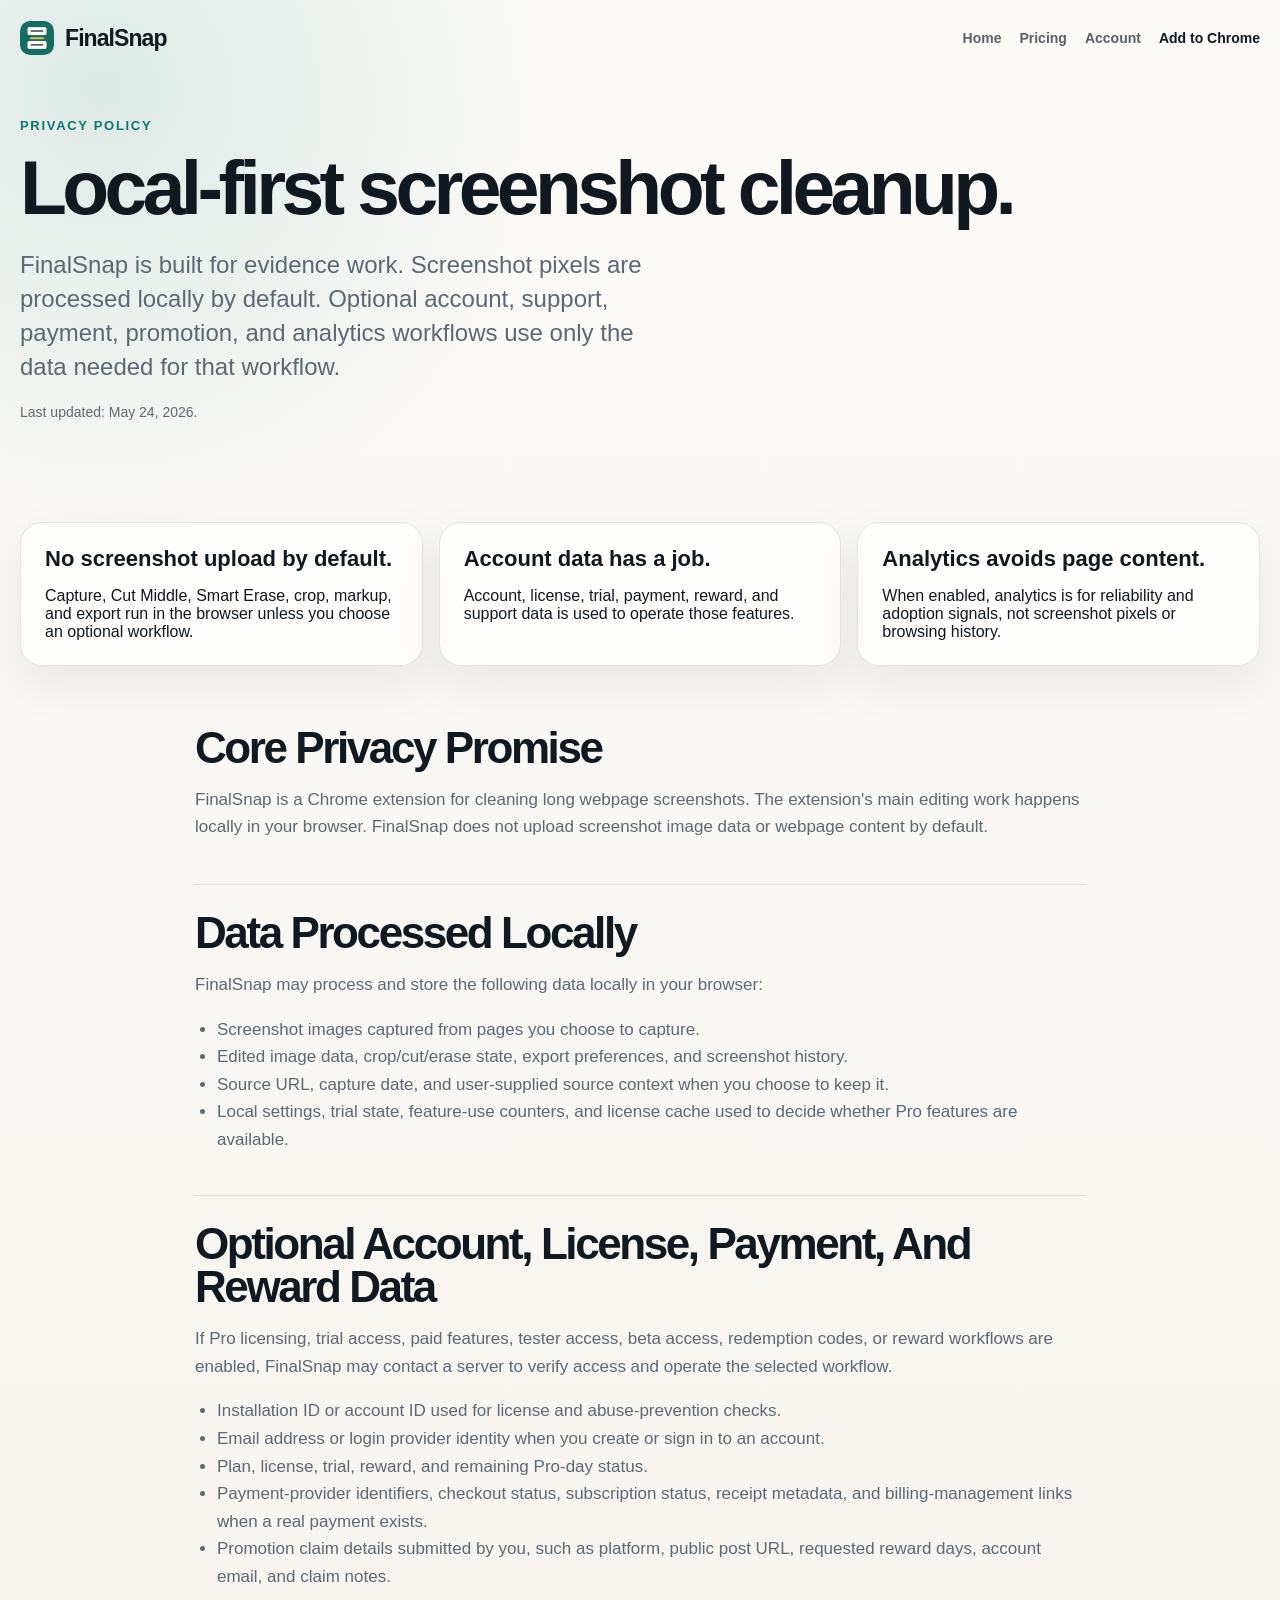
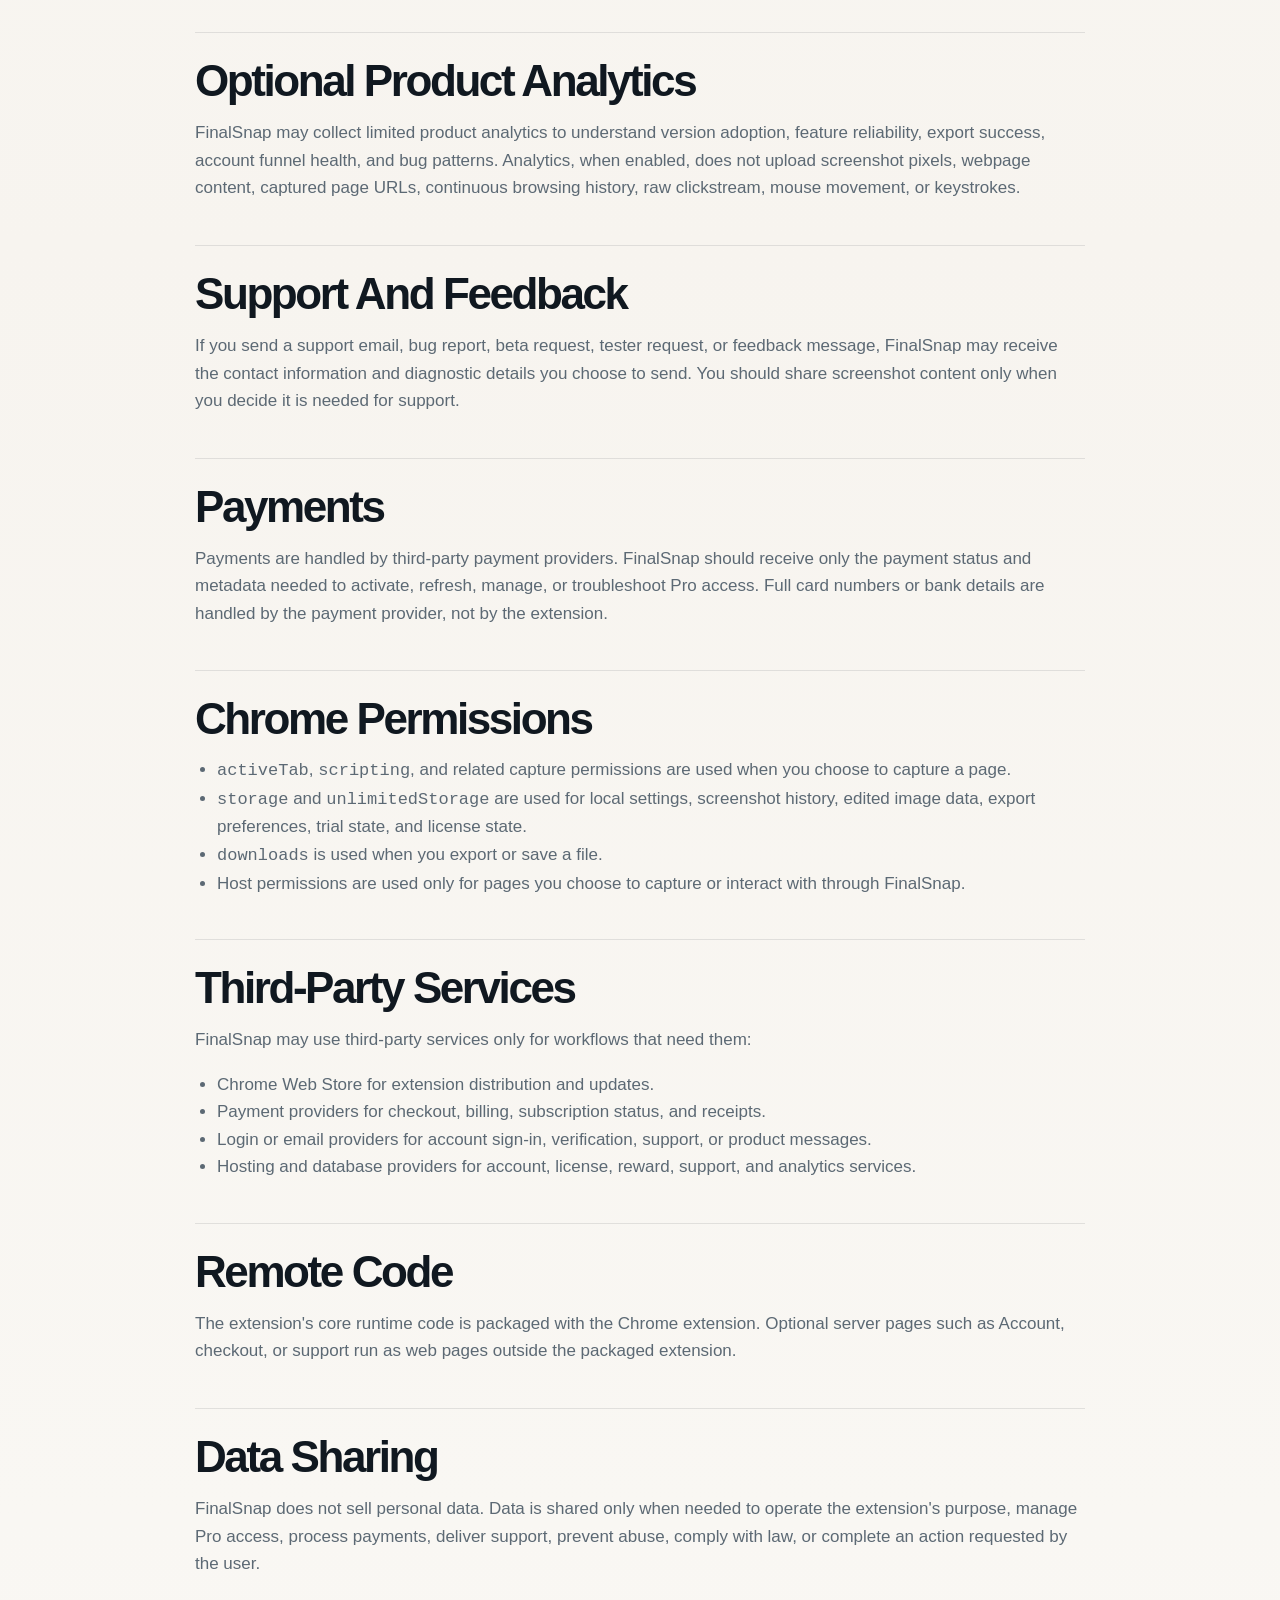
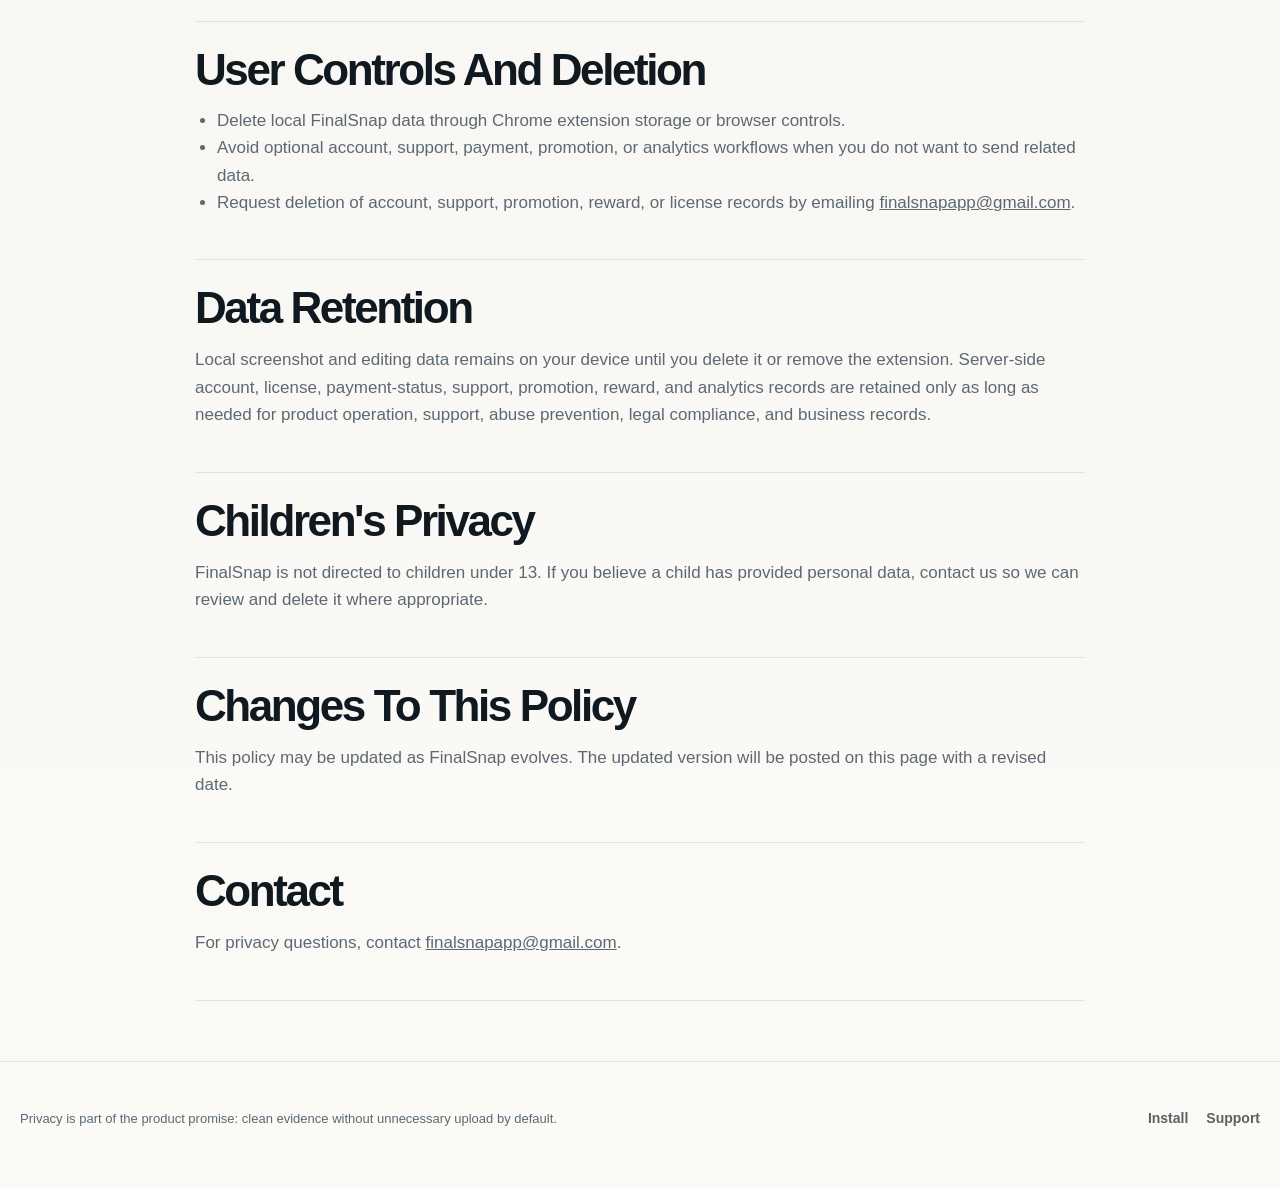
<file: privacy.html>
<!doctype html>
<html lang="en">
  <head>
    <meta charset="utf-8">
    <meta name="viewport" content="width=device-width, initial-scale=1">
    <title>FinalSnap Privacy Policy</title>
    <meta name="description" content="FinalSnap privacy policy: screenshots are processed locally by default, with optional account, support, payment, and analytics data used only for the selected workflow.">
    <link rel="canonical" href="https://finalsnap.cc/privacy.html">
    <meta property="og:type" content="website">
    <meta property="og:title" content="FinalSnap Privacy Policy">
    <meta property="og:description" content="FinalSnap processes screenshots locally by default and uses optional data only for the workflow you choose.">
    <meta property="og:url" content="https://finalsnap.cc/privacy.html">
    <meta property="og:image" content="https://finalsnap.cc/assets/finalsnap-marquee.png">
    <meta name="twitter:card" content="summary_large_image">
    <meta name="twitter:title" content="FinalSnap Privacy Policy">
    <meta name="twitter:description" content="Local-first screenshot cleanup with optional account, support, payment, and analytics workflows.">
    <meta name="twitter:image" content="https://finalsnap.cc/assets/finalsnap-marquee.png">
    <link rel="icon" href="assets/store-icon-128.png">
    <link rel="stylesheet" href="assets/site.css?v=20260603-v284-site-audit">
  </head>
  <body>
    <div class="site-shell">
      <header class="wrap">
        <nav class="site-nav" aria-label="Primary">
          <a class="brand" href="./" aria-label="FinalSnap home">
            <img src="assets/store-icon-128.png" alt="">
            <span>FinalSnap</span>
          </a>
          <div class="nav-links">
            <a href="./">Home</a>
            <a href="pricing.html">Pricing</a>
            <a href="https://finalsnap.cc/account?from=nav">Account</a>
            <a class="store-link" href="https://chromewebstore.google.com/detail/finalsnap/fbplgmgpdnogfbifbcmcadhfnnbcifcd" rel="noopener">Add to Chrome</a>
          </div>
        </nav>
      </header>

      <main>
        <section class="hero">
          <div class="wrap">
            <p class="eyebrow">Privacy Policy</p>
            <h1 class="page-title">Local-first screenshot cleanup.</h1>
            <p class="lead">
              FinalSnap is built for evidence work. Screenshot pixels are
              processed locally by default. Optional account, support, payment,
              promotion, and analytics workflows use only the data needed for
              that workflow.
            </p>
            <p class="note">Last updated: May 24, 2026.</p>
          </div>
        </section>

        <section class="section compact">
          <div class="wrap summary-grid">
            <article class="summary-card">
              <strong>No screenshot upload by default.</strong>
              <p>Capture, Cut Middle, Smart Erase, crop, markup, and export run in the browser unless you choose an optional workflow.</p>
            </article>
            <article class="summary-card">
              <strong>Account data has a job.</strong>
              <p>Account, license, trial, payment, reward, and support data is used to operate those features.</p>
            </article>
            <article class="summary-card">
              <strong>Analytics avoids page content.</strong>
              <p>When enabled, analytics is for reliability and adoption signals, not screenshot pixels or browsing history.</p>
            </article>
          </div>
        </section>

        <article class="legal">
          <section>
            <h2>Core Privacy Promise</h2>
            <p>
              FinalSnap is a Chrome extension for cleaning long webpage
              screenshots. The extension's main editing work happens locally in
              your browser. FinalSnap does not upload screenshot image data or
              webpage content by default.
            </p>
          </section>

          <section>
            <h2>Data Processed Locally</h2>
            <p>FinalSnap may process and store the following data locally in your browser:</p>
            <ul>
              <li>Screenshot images captured from pages you choose to capture.</li>
              <li>Edited image data, crop/cut/erase state, export preferences, and screenshot history.</li>
              <li>Source URL, capture date, and user-supplied source context when you choose to keep it.</li>
              <li>Local settings, trial state, feature-use counters, and license cache used to decide whether Pro features are available.</li>
            </ul>
          </section>

          <section>
            <h2>Optional Account, License, Payment, And Reward Data</h2>
            <p>
              If Pro licensing, trial access, paid features, tester access,
              beta access, redemption codes, or reward workflows are enabled,
              FinalSnap may contact a server to verify access and operate the
              selected workflow.
            </p>
            <ul>
              <li>Installation ID or account ID used for license and abuse-prevention checks.</li>
              <li>Email address or login provider identity when you create or sign in to an account.</li>
              <li>Plan, license, trial, reward, and remaining Pro-day status.</li>
              <li>Payment-provider identifiers, checkout status, subscription status, receipt metadata, and billing-management links when a real payment exists.</li>
              <li>Promotion claim details submitted by you, such as platform, public post URL, requested reward days, account email, and claim notes.</li>
            </ul>
          </section>

          <section>
            <h2>Optional Product Analytics</h2>
            <p>
              FinalSnap may collect limited product analytics to understand
              version adoption, feature reliability, export success, account
              funnel health, and bug patterns. Analytics, when enabled, does
              not upload screenshot pixels, webpage content, captured page
              URLs, continuous browsing history, raw clickstream, mouse
              movement, or keystrokes.
            </p>
          </section>

          <section>
            <h2>Support And Feedback</h2>
            <p>
              If you send a support email, bug report, beta request, tester
              request, or feedback message, FinalSnap may receive the contact
              information and diagnostic details you choose to send. You should
              share screenshot content only when you decide it is needed for
              support.
            </p>
          </section>

          <section>
            <h2>Payments</h2>
            <p>
              Payments are handled by third-party payment providers. FinalSnap
              should receive only the payment status and metadata needed to
              activate, refresh, manage, or troubleshoot Pro access. Full card
              numbers or bank details are handled by the payment provider, not
              by the extension.
            </p>
          </section>

          <section>
            <h2>Chrome Permissions</h2>
            <ul>
              <li><code>activeTab</code>, <code>scripting</code>, and related capture permissions are used when you choose to capture a page.</li>
              <li><code>storage</code> and <code>unlimitedStorage</code> are used for local settings, screenshot history, edited image data, export preferences, trial state, and license state.</li>
              <li><code>downloads</code> is used when you export or save a file.</li>
              <li>Host permissions are used only for pages you choose to capture or interact with through FinalSnap.</li>
            </ul>
          </section>

          <section>
            <h2>Third-Party Services</h2>
            <p>FinalSnap may use third-party services only for workflows that need them:</p>
            <ul>
              <li>Chrome Web Store for extension distribution and updates.</li>
              <li>Payment providers for checkout, billing, subscription status, and receipts.</li>
              <li>Login or email providers for account sign-in, verification, support, or product messages.</li>
              <li>Hosting and database providers for account, license, reward, support, and analytics services.</li>
            </ul>
          </section>

          <section>
            <h2>Remote Code</h2>
            <p>
              The extension's core runtime code is packaged with the Chrome
              extension. Optional server pages such as Account, checkout, or
              support run as web pages outside the packaged extension.
            </p>
          </section>

          <section>
            <h2>Data Sharing</h2>
            <p>
              FinalSnap does not sell personal data. Data is shared only when
              needed to operate the extension's purpose, manage Pro access,
              process payments, deliver support, prevent abuse, comply with
              law, or complete an action requested by the user.
            </p>
          </section>

          <section>
            <h2>User Controls And Deletion</h2>
            <ul>
              <li>Delete local FinalSnap data through Chrome extension storage or browser controls.</li>
              <li>Avoid optional account, support, payment, promotion, or analytics workflows when you do not want to send related data.</li>
              <li>Request deletion of account, support, promotion, reward, or license records by emailing <a href="mailto:finalsnapapp@gmail.com">finalsnapapp@gmail.com</a>.</li>
            </ul>
          </section>

          <section>
            <h2>Data Retention</h2>
            <p>
              Local screenshot and editing data remains on your device until
              you delete it or remove the extension. Server-side account,
              license, payment-status, support, promotion, reward, and
              analytics records are retained only as long as needed for product
              operation, support, abuse prevention, legal compliance, and
              business records.
            </p>
          </section>

          <section>
            <h2>Children's Privacy</h2>
            <p>
              FinalSnap is not directed to children under 13. If you believe a
              child has provided personal data, contact us so we can review and
              delete it where appropriate.
            </p>
          </section>

          <section>
            <h2>Changes To This Policy</h2>
            <p>
              This policy may be updated as FinalSnap evolves. The updated
              version will be posted on this page with a revised date.
            </p>
          </section>

          <section>
            <h2>Contact</h2>
            <p>
              For privacy questions, contact
              <a href="mailto:finalsnapapp@gmail.com">finalsnapapp@gmail.com</a>.
            </p>
          </section>
        </article>
      </main>

      <footer class="site-footer">
        <div class="wrap">
          <p class="fineprint">Privacy is part of the product promise: clean evidence without unnecessary upload by default.</p>
          <div class="footer-links">
            <a href="chrome-extension.html">Install</a>
            <a href="support.html">Support</a>
          </div>
        </div>
      </footer>
    </div>
  </body>
</html>
</file>
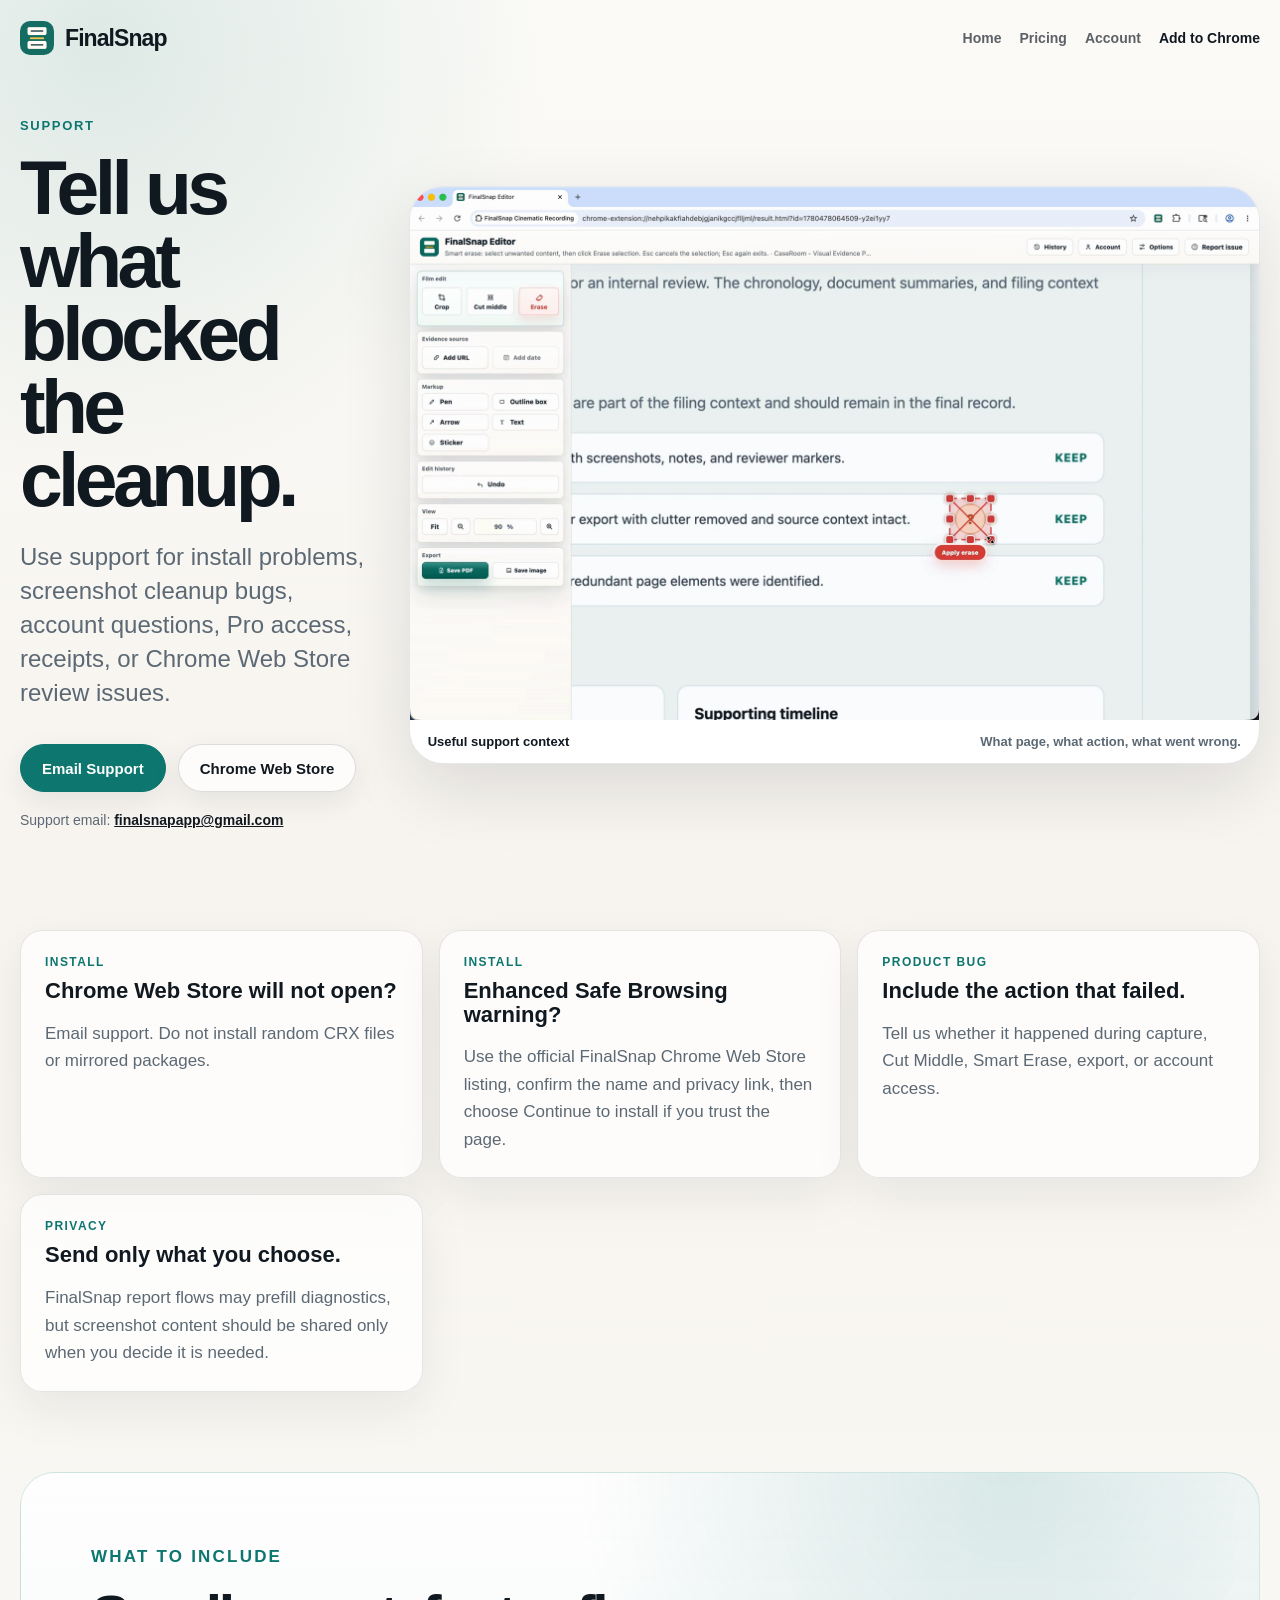
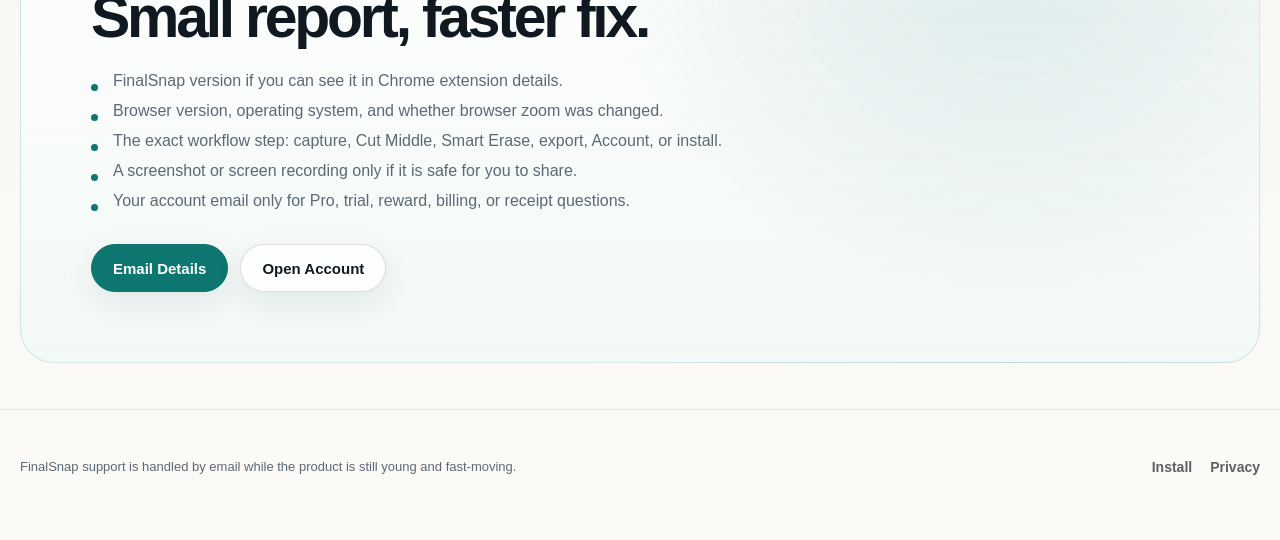
<file: support.html>
<!doctype html>
<html lang="en">
  <head>
    <meta charset="utf-8">
    <meta name="viewport" content="width=device-width, initial-scale=1">
    <title>FinalSnap Support</title>
    <meta name="description" content="Contact FinalSnap support for install help, bug reports, account questions, Pro access, and screenshot cleanup issues.">
    <link rel="canonical" href="https://finalsnap.cc/support.html">
    <meta property="og:type" content="website">
    <meta property="og:title" content="FinalSnap Support">
    <meta property="og:description" content="Support for FinalSnap screenshot cleanup, install, account, and Pro access questions.">
    <meta property="og:url" content="https://finalsnap.cc/support.html">
    <meta property="og:image" content="https://finalsnap.cc/assets/finalsnap-marquee.png">
    <meta name="twitter:card" content="summary_large_image">
    <meta name="twitter:title" content="FinalSnap Support">
    <meta name="twitter:description" content="Get support for FinalSnap.">
    <meta name="twitter:image" content="https://finalsnap.cc/assets/finalsnap-marquee.png">
    <link rel="icon" href="assets/store-icon-128.png">
    <link rel="stylesheet" href="assets/site.css?v=20260603-v284-site-audit">
  </head>
  <body>
    <div class="site-shell">
      <header class="wrap">
        <nav class="site-nav" aria-label="Primary">
          <a class="brand" href="./" aria-label="FinalSnap home">
            <img src="assets/store-icon-128.png" alt="">
            <span>FinalSnap</span>
          </a>
          <div class="nav-links">
            <a href="./">Home</a>
            <a href="pricing.html">Pricing</a>
            <a href="https://finalsnap.cc/account?from=nav">Account</a>
            <a class="store-link" href="https://chromewebstore.google.com/detail/finalsnap/fbplgmgpdnogfbifbcmcadhfnnbcifcd" rel="noopener">Add to Chrome</a>
          </div>
        </nav>
      </header>

      <main>
        <section class="hero">
          <div class="wrap hero-grid">
            <div class="hero-copy">
              <p class="eyebrow">Support</p>
              <h1 class="page-title">Tell us what blocked the cleanup.</h1>
              <p class="lead">
                Use support for install problems, screenshot cleanup bugs,
                account questions, Pro access, receipts, or Chrome Web Store
                review issues.
              </p>
              <div class="actions">
                <a class="button primary" href="mailto:finalsnapapp@gmail.com?subject=FinalSnap%20support">Email Support</a>
                <a class="button" href="https://chromewebstore.google.com/detail/finalsnap/fbplgmgpdnogfbifbcmcadhfnnbcifcd" rel="noopener">Chrome Web Store</a>
              </div>
              <p class="note">
                Support email: <a href="mailto:finalsnapapp@gmail.com">finalsnapapp@gmail.com</a>
              </p>
            </div>
            <div class="media-card">
              <img src="assets/finalsnap-v284-clip-smart-erase-noise-poster.png" alt="FinalSnap Smart Erase workflow used for support context.">
              <div class="media-caption">
                <strong>Useful support context</strong>
                <span>What page, what action, what went wrong.</span>
              </div>
            </div>
          </div>
        </section>

        <section class="section compact">
          <div class="wrap">
            <div class="card-grid">
              <article class="card">
                <span>Install</span>
                <h3>Chrome Web Store will not open?</h3>
                <p>Email support. Do not install random CRX files or mirrored packages.</p>
              </article>
              <article class="card">
                <span>Install</span>
                <h3>Enhanced Safe Browsing warning?</h3>
                <p>Use the official FinalSnap Chrome Web Store listing, confirm the name and privacy link, then choose Continue to install if you trust the page.</p>
              </article>
              <article class="card">
                <span>Product bug</span>
                <h3>Include the action that failed.</h3>
                <p>Tell us whether it happened during capture, Cut Middle, Smart Erase, export, or account access.</p>
              </article>
              <article class="card">
                <span>Privacy</span>
                <h3>Send only what you choose.</h3>
                <p>FinalSnap report flows may prefill diagnostics, but screenshot content should be shared only when you decide it is needed.</p>
              </article>
            </div>
          </div>
        </section>

        <section class="wrap">
          <div class="dark-band">
            <div class="section-heading">
              <p class="eyebrow">What to include</p>
              <h2>Small report, faster fix.</h2>
            </div>
            <ul class="bullets">
              <li>FinalSnap version if you can see it in Chrome extension details.</li>
              <li>Browser version, operating system, and whether browser zoom was changed.</li>
              <li>The exact workflow step: capture, Cut Middle, Smart Erase, export, Account, or install.</li>
              <li>A screenshot or screen recording only if it is safe for you to share.</li>
              <li>Your account email only for Pro, trial, reward, billing, or receipt questions.</li>
            </ul>
            <div class="actions">
              <a class="button primary" href="mailto:finalsnapapp@gmail.com?subject=FinalSnap%20support%20details">Email Details</a>
              <a class="button" href="https://finalsnap.cc/account?from=support">Open Account</a>
            </div>
          </div>
        </section>
      </main>

      <footer class="site-footer">
        <div class="wrap">
          <p class="fineprint">FinalSnap support is handled by email while the product is still young and fast-moving.</p>
          <div class="footer-links">
            <a href="chrome-extension.html">Install</a>
            <a href="privacy.html">Privacy</a>
          </div>
        </div>
      </footer>
    </div>
  </body>
</html>
</file>
<file: assets/site.css>
:root {
  color-scheme: light;
  --ink: #101820;
  --muted: #5c6974;
  --soft: #edf1f4;
  --line: #dfe6eb;
  --paper: #fbfaf7;
  --card: #ffffff;
  --dark: #101820;
  --dark-muted: #b9c2c9;
  --accent: #0d766f;
  --accent-ink: #ffffff;
  --warm: #f4eee4;
  --radius-lg: 34px;
  --radius-md: 22px;
  --shadow: 0 24px 70px rgba(16, 24, 32, 0.12);
  --max: 1440px;
}

* {
  box-sizing: border-box;
}

html {
  scroll-behavior: smooth;
}

body {
  margin: 0;
  background:
    radial-gradient(circle at 8% 2%, rgba(13, 118, 111, 0.12), transparent 28rem),
    linear-gradient(180deg, #fbfaf7 0%, #f7f4ef 42%, #fbfaf7 100%);
  color: var(--ink);
  font-family: "Helvetica Neue", Helvetica, "Avenir Next", sans-serif;
}

img,
video {
  display: block;
  max-width: 100%;
}

a {
  color: inherit;
}

.site-shell {
  min-height: 100vh;
}

.wrap {
  width: min(var(--max), calc(100% - 40px));
  margin: 0 auto;
}

.site-nav {
  display: flex;
  align-items: center;
  justify-content: space-between;
  min-height: 76px;
  gap: 22px;
}

.brand {
  display: inline-flex;
  align-items: center;
  gap: 11px;
  color: var(--ink);
  font-size: 23px;
  font-weight: 800;
  letter-spacing: -0.04em;
  text-decoration: none;
}

.brand img {
  width: 34px;
  height: 34px;
  border-radius: 10px;
}

.nav-links,
.footer-links {
  display: flex;
  align-items: center;
  flex-wrap: wrap;
  justify-content: flex-end;
  gap: 18px;
}

.nav-links a,
.footer-links a {
  color: rgba(16, 24, 32, 0.68);
  font-size: 14px;
  font-weight: 700;
  text-decoration: none;
}

.nav-links a:hover,
.footer-links a:hover {
  color: var(--ink);
}

.nav-links .store-link {
  color: var(--ink);
}

.hero {
  padding: 42px 0 64px;
}

.hero-grid,
.split {
  display: grid;
  grid-template-columns: minmax(310px, 0.58fr) minmax(700px, 1.42fr);
  align-items: center;
  gap: clamp(24px, 3.2vw, 46px);
}

.hero-copy {
  max-width: 470px;
}

.eyebrow {
  margin: 0 0 18px;
  color: var(--accent);
  font-size: 13px;
  font-weight: 900;
  letter-spacing: 0.13em;
  text-transform: uppercase;
}

.display {
  margin: 0;
  color: var(--ink);
  font-family: "Helvetica Neue", Helvetica, "Avenir Next", sans-serif;
  font-size: clamp(54px, 6.9vw, 100px);
  font-weight: 800;
  letter-spacing: -0.075em;
  line-height: 0.92;
}

.display > span {
  display: block;
}

.messy-word {
  position: relative;
  display: inline-block;
  isolation: isolate;
  letter-spacing: -0.1em;
  transform: skewX(-3deg) translateY(0.01em);
}

.messy-word::after {
  content: attr(data-word);
  position: absolute;
  inset: 0;
  z-index: -1;
  color: #cc5a32;
  opacity: 0.22;
  filter: blur(10px);
  transform: translateY(0.08em) scaleY(1.06);
}

.messy-word::before {
  content: "";
  position: absolute;
  right: 0.04em;
  bottom: 0.02em;
  left: 0.08em;
  height: 0.12em;
  background: linear-gradient(90deg, transparent, rgba(13, 118, 111, 0.24), rgba(204, 90, 50, 0.18), transparent);
  border-radius: 999px;
  opacity: 0.65;
  transform: skewX(-12deg);
}

.page-title {
  margin: 0;
  color: var(--ink);
  font-family: "Helvetica Neue", Helvetica, "Avenir Next", sans-serif;
  font-size: clamp(42px, 6vw, 82px);
  font-weight: 900;
  letter-spacing: -0.06em;
  line-height: 0.95;
}

.lead {
  margin: 24px 0 0;
  max-width: 660px;
  color: var(--muted);
  font-size: clamp(19px, 2vw, 24px);
  line-height: 1.42;
}

.actions {
  display: flex;
  flex-wrap: wrap;
  gap: 12px;
  margin: 34px 0 0;
}

.button {
  display: inline-flex;
  align-items: center;
  justify-content: center;
  min-height: 48px;
  padding: 0 21px;
  border: 1px solid rgba(16, 24, 32, 0.14);
  border-radius: 999px;
  background: rgba(255, 255, 255, 0.72);
  color: var(--ink);
  font-size: 15px;
  font-weight: 800;
  text-decoration: none;
  box-shadow: 0 10px 30px rgba(16, 24, 32, 0.08);
}

.button.primary {
  border-color: var(--accent);
  background: var(--accent);
  color: #fff;
}

.button.accent {
  border-color: var(--accent);
  background: var(--accent);
  color: var(--accent-ink);
}

.button:hover {
  transform: translateY(-1px);
}

.note {
  margin: 18px 0 0;
  color: var(--muted);
  font-size: 14px;
  line-height: 1.55;
}

.note a {
  color: var(--ink);
  font-weight: 800;
}

.media-card {
  overflow: hidden;
  border: 1px solid rgba(16, 24, 32, 0.1);
  border-radius: var(--radius-lg);
  background: #fff;
  box-shadow: var(--shadow);
}

.media-card video,
.media-card img {
  width: 100%;
  height: auto;
}

.cleanup-video-card {
  position: relative;
}

.hero-demo {
  border-radius: 0;
  background: #eef4f3;
  transform: translateY(8px) scale(1.02);
  transform-origin: center right;
}

.hero-demo .media-zoom {
  background: #eef4f3;
}

.hero-demo .media-zoom video {
  transform: scale(1.018);
}

.hero-demo .media-caption {
  display: none;
}

.media-zoom {
  position: relative;
  overflow: hidden;
  background: #fff;
}

.media-zoom video {
  transform: scale(1.16);
  transform-origin: center;
}

.media-zoom.is-cinematic video {
  transform: none;
}

.hero-demo .media-zoom.is-cinematic video {
  transform: scale(1.018);
}

.hero-video-stage:fullscreen,
.hero-demo:fullscreen,
.hero-demo.is-fullscreen-fallback,
.cleanup-video-card:fullscreen,
.cleanup-video-card.is-fullscreen-fallback,
.clip-card:fullscreen,
.clip-card.is-fullscreen-fallback {
  display: grid;
  place-items: center;
  width: 100vw;
  height: 100vh;
  padding: 0;
  border: 0;
  border-radius: 0;
  background: #eef4f3;
  box-shadow: none;
  overflow: hidden;
  transform: none;
}

.hero-demo.is-fullscreen-fallback,
.cleanup-video-card.is-fullscreen-fallback,
.clip-card.is-fullscreen-fallback {
  position: fixed;
  inset: 0;
  z-index: 9999;
}

.hero-video-stage:fullscreen video,
.hero-demo:fullscreen video,
.hero-demo.is-fullscreen-fallback video {
  width: 100vw;
  height: 100vh;
  max-width: none;
  max-height: none;
  border-radius: 0;
  background: #eef4f3;
  object-fit: contain;
  transform: none;
  transform-origin: center;
}

.cleanup-video-card:fullscreen video,
.cleanup-video-card.is-fullscreen-fallback video,
.clip-card:fullscreen video,
.clip-card.is-fullscreen-fallback video {
  width: 100vw;
  height: 100vh;
  max-width: none;
  max-height: none;
  border-radius: 0;
  background: #eef4f3;
  object-fit: contain;
  transform: none;
}

.hero-demo:fullscreen .media-zoom.is-cinematic video,
.hero-video-stage:fullscreen.media-zoom.is-cinematic video,
.hero-demo.is-fullscreen-fallback .media-zoom.is-cinematic video {
  object-fit: contain;
  transform: none;
}

.hero-video-stage:fullscreen .video-fullscreen,
.hero-demo:fullscreen .video-fullscreen,
.hero-demo:fullscreen .media-caption,
.hero-demo.is-fullscreen-fallback .video-fullscreen,
.hero-demo.is-fullscreen-fallback .media-caption,
.cleanup-video-card:fullscreen .video-fullscreen,
.cleanup-video-card.is-fullscreen-fallback .video-fullscreen,
.clip-card:fullscreen .video-fullscreen,
.clip-card:fullscreen div,
.clip-card.is-fullscreen-fallback .video-fullscreen,
.clip-card.is-fullscreen-fallback div {
  display: none;
}

.hero-video-stage:fullscreen::backdrop,
.hero-demo:fullscreen::backdrop,
.cleanup-video-card:fullscreen::backdrop,
.clip-card:fullscreen::backdrop {
  background: #eef4f3;
}

.video-fullscreen {
  position: absolute;
  right: 16px;
  bottom: 16px;
  display: inline-flex;
  align-items: center;
  gap: 8px;
  min-height: 38px;
  padding: 0 13px;
  border: 1px solid rgba(13, 118, 111, 0.22);
  border-radius: 999px;
  background: rgba(255, 255, 255, 0.9);
  color: var(--accent);
  cursor: pointer;
  font: inherit;
  font-size: 12px;
  font-weight: 800;
  letter-spacing: -0.01em;
  opacity: 0.94;
  transform: translateY(0);
  transition: opacity 160ms ease, transform 160ms ease, background 160ms ease;
}

.media-card:hover .video-fullscreen,
.video-fullscreen:focus-visible {
  opacity: 1;
}

.video-fullscreen:hover {
  background: rgba(255, 255, 255, 0.98);
}

.fullscreen-corners {
  position: relative;
  width: 14px;
  height: 14px;
  border: 2px solid currentColor;
  border-radius: 3px;
}

.fullscreen-corners::before {
  content: "";
  position: absolute;
  inset: 3px;
  border: 2px solid rgba(13, 118, 111, 0.34);
  border-radius: 2px;
}

.hero-demo:fullscreen .media-zoom {
  width: 100vw;
  height: 100vh;
  background: #eef4f3;
}

.hero-demo.is-fullscreen-fallback .media-zoom {
  width: 100vw;
  height: 100vh;
  background: #eef4f3;
}

body.is-video-fullscreen-fallback {
  overflow: hidden;
}

.media-caption {
  display: flex;
  align-items: center;
  justify-content: space-between;
  gap: 16px;
  padding: 14px 18px;
  color: var(--muted);
  font-size: 13px;
  font-weight: 700;
}

.media-caption strong {
  color: var(--ink);
}

.section {
  padding: 58px 0;
}

.section.compact {
  padding: 34px 0;
}

.section-heading {
  max-width: 780px;
  margin-bottom: 26px;
}

.section-heading h2,
.split-copy h2,
.legal h2 {
  margin: 0;
  color: var(--ink);
  font-family: "Helvetica Neue", Helvetica, "Avenir Next", sans-serif;
  font-size: clamp(32px, 4.6vw, 60px);
  font-weight: 900;
  letter-spacing: -0.055em;
  line-height: 0.98;
}

.case-section-title {
  letter-spacing: 0;
  line-height: 1.08;
}

.section-heading p,
.split-copy p,
.card p,
.plan p,
.legal p,
.legal li {
  color: var(--muted);
  font-size: 17px;
  line-height: 1.62;
}

.proof-strip {
  display: grid;
  grid-template-columns: repeat(4, 1fr);
  gap: 12px;
  margin-top: 40px;
}

.story-grid {
  display: grid;
  grid-template-columns: minmax(0, 0.95fr) minmax(0, 1.05fr);
  gap: 18px;
}

.story-panel {
  border: 1px solid rgba(16, 24, 32, 0.1);
  border-radius: var(--radius-lg);
  background: rgba(255, 255, 255, 0.74);
  padding: clamp(24px, 4vw, 42px);
  box-shadow: 0 18px 48px rgba(16, 24, 32, 0.07);
}

.story-panel.negative {
  background:
    linear-gradient(180deg, rgba(16, 24, 32, 0.04), rgba(255, 255, 255, 0.72)),
    #fff;
}

.story-panel.positive {
  border-color: rgba(13, 118, 111, 0.28);
  background:
    linear-gradient(180deg, rgba(13, 118, 111, 0.11), rgba(255, 255, 255, 0.74)),
    #fff;
}

.story-panel h3 {
  margin: 0;
  font-size: clamp(26px, 4vw, 42px);
  line-height: 1;
  letter-spacing: -0.05em;
}

.story-panel ol,
.story-panel ul {
  margin: 24px 0 0;
  padding-left: 22px;
}

.story-panel li {
  margin-top: 12px;
  color: var(--muted);
  font-size: 17px;
  line-height: 1.5;
}

.clip-grid {
  display: grid;
  grid-template-columns: repeat(4, 1fr);
  gap: 16px;
}

.clip-card {
  position: relative;
  overflow: hidden;
  border: 1px solid rgba(16, 24, 32, 0.1);
  border-radius: var(--radius-md);
  background: rgba(255, 255, 255, 0.82);
  box-shadow: 0 18px 48px rgba(16, 24, 32, 0.07);
}

.clip-card video {
  width: 100%;
  aspect-ratio: 1710 / 1072;
  background: #eef4f3;
  object-fit: cover;
}

.clip-fullscreen {
  right: 12px;
  bottom: auto;
  top: 12px;
  min-height: 34px;
  padding: 0 11px;
  font-size: 11px;
}

.clip-card div {
  padding: 18px;
}

.clip-card span {
  display: block;
  margin-bottom: 8px;
  color: var(--accent);
  font-size: 12px;
  font-weight: 900;
  letter-spacing: 0.12em;
  text-transform: uppercase;
}

.clip-card h3 {
  margin: 0;
  color: var(--ink);
  font-size: 19px;
  line-height: 1.12;
}

.roi-card {
  border: 1px solid rgba(16, 24, 32, 0.1);
  border-radius: var(--radius-lg);
  background: #fff;
  padding: clamp(24px, 4vw, 42px);
  box-shadow: var(--shadow);
}

.roi-guide {
  display: grid;
  grid-template-columns: minmax(150px, 0.28fr) minmax(0, 1fr);
  gap: 18px;
  align-items: start;
  margin-bottom: 18px;
  padding: 18px;
  border: 1px solid rgba(13, 118, 111, 0.16);
  border-radius: var(--radius-md);
  background: rgba(240, 248, 247, 0.76);
}

.roi-guide strong {
  color: var(--ink);
  font-size: 18px;
  line-height: 1.12;
}

.roi-guide ol {
  display: grid;
  grid-template-columns: repeat(3, 1fr);
  gap: 12px;
  margin: 0;
  padding: 0;
  list-style: none;
  counter-reset: roi-step;
}

.roi-guide li {
  position: relative;
  min-height: 74px;
  padding: 12px 12px 12px 42px;
  border-radius: 16px;
  background: #fff;
  color: var(--muted);
  font-size: 14px;
  font-weight: 700;
  line-height: 1.35;
  counter-increment: roi-step;
}

.roi-guide li::before {
  content: counter(roi-step);
  position: absolute;
  top: 12px;
  left: 12px;
  display: grid;
  place-items: center;
  width: 24px;
  height: 24px;
  border-radius: 50%;
  background: var(--accent);
  color: #fff;
  font-size: 12px;
  font-weight: 900;
}

.roi-grid {
  display: grid;
  grid-template-columns: repeat(4, 1fr);
  gap: 12px;
}

.roi-field {
  display: grid;
  gap: 8px;
}

.roi-field label {
  color: var(--muted);
  font-size: 12px;
  font-weight: 900;
  letter-spacing: 0.1em;
  text-transform: uppercase;
}

.roi-field input {
  width: 100%;
  min-height: 48px;
  border: 1px solid rgba(16, 24, 32, 0.14);
  border-radius: 14px;
  padding: 0 13px;
  color: var(--ink);
  font: inherit;
  font-size: 18px;
  font-weight: 800;
}

.field-hint {
  color: var(--muted);
  font-size: 12px;
  font-weight: 700;
  line-height: 1.35;
}

.roi-results {
  display: grid;
  grid-template-columns: repeat(3, 1fr);
  gap: 12px;
  margin-top: 18px;
}

.roi-result {
  border-radius: 18px;
  background: #f5f2eb;
  padding: 18px;
}

.roi-result span {
  display: block;
  color: var(--muted);
  font-size: 12px;
  font-weight: 900;
  letter-spacing: 0.1em;
  text-transform: uppercase;
}

.roi-result strong {
  display: block;
  margin-top: 8px;
  color: var(--ink);
  font-size: clamp(25px, 4vw, 42px);
  letter-spacing: -0.06em;
  line-height: 0.95;
}

.roi-summary,
.roi-formula {
  margin: 18px 0 0;
  color: var(--ink);
  font-size: 16px;
  font-weight: 800;
  line-height: 1.45;
}

.roi-formula {
  margin-top: 10px;
  color: var(--muted);
  font-size: 14px;
  font-weight: 700;
}

.proof-item,
.card,
.plan,
.summary-card {
  border: 1px solid rgba(16, 24, 32, 0.1);
  border-radius: var(--radius-md);
  background: rgba(255, 255, 255, 0.72);
  box-shadow: 0 18px 48px rgba(16, 24, 32, 0.07);
}

.proof-item {
  padding: 18px;
}

.proof-item span,
.card span,
.plan .label {
  display: block;
  margin-bottom: 10px;
  color: var(--accent);
  font-size: 12px;
  font-weight: 900;
  letter-spacing: 0.12em;
  text-transform: uppercase;
}

.proof-item strong,
.card h3,
.plan h2,
.summary-card strong {
  display: block;
  margin: 0;
  color: var(--ink);
  font-size: 22px;
  line-height: 1.08;
}

.proof-item p {
  margin: 10px 0 0;
  color: var(--muted);
  font-size: 14px;
  line-height: 1.45;
}

.card-grid,
.plan-grid,
.summary-grid {
  display: grid;
  grid-template-columns: repeat(3, 1fr);
  gap: 16px;
}

.card,
.plan,
.summary-card {
  padding: 24px;
}

.card p,
.plan p,
.summary-card p {
  margin-bottom: 0;
}

.split.reverse {
  grid-template-columns: minmax(360px, 1.06fr) minmax(0, 0.94fr);
}

.trust-section {
  border-bottom: 1px solid rgba(13, 118, 111, 0.12);
  border-top: 1px solid rgba(13, 118, 111, 0.12);
  background:
    radial-gradient(circle at 86% 18%, rgba(13, 118, 111, 0.13), transparent 24rem),
    linear-gradient(180deg, rgba(255, 255, 255, 0.2), rgba(240, 248, 247, 0.72));
}

.trust-section .card {
  border-color: rgba(13, 118, 111, 0.16);
  background: rgba(255, 255, 255, 0.82);
}

.dark-band {
  margin: 46px 0;
  padding: clamp(34px, 6vw, 70px);
  border-radius: var(--radius-lg);
  border: 1px solid rgba(13, 118, 111, 0.16);
  background:
    radial-gradient(circle at 80% 0%, rgba(13, 118, 111, 0.16), transparent 27rem),
    linear-gradient(180deg, rgba(255, 255, 255, 0.88), rgba(240, 248, 247, 0.78));
  color: var(--ink);
  overflow: hidden;
}

.dark-band h2 {
  color: var(--ink);
}

.dark-band .eyebrow {
  color: var(--accent);
}

.dark-band p,
.dark-band li {
  color: var(--muted);
}

.dark-band .button {
  background: rgba(255, 255, 255, 0.78);
  color: var(--ink);
}

.dark-band .button.primary {
  background: var(--accent);
  border-color: var(--accent);
  color: #fff;
}

.bullets {
  margin: 22px 0 0;
  padding: 0;
  list-style: none;
}

.bullets li {
  margin-top: 12px;
  padding-left: 22px;
  position: relative;
}

.bullets li::before {
  content: "";
  position: absolute;
  left: 0;
  top: 0.72em;
  width: 7px;
  height: 7px;
  border-radius: 50%;
  background: var(--accent);
}

.plan {
  display: flex;
  flex-direction: column;
  min-height: 100%;
}

.plan.featured {
  background:
    linear-gradient(180deg, rgba(13, 118, 111, 0.1), rgba(255, 255, 255, 0.78)),
    #fff;
  border-color: rgba(13, 118, 111, 0.28);
}

.price-line {
  margin: 18px 0 0;
  font-size: 38px;
  font-weight: 900;
  letter-spacing: -0.05em;
}

.price-line span {
  color: var(--muted);
  font-size: 15px;
  font-weight: 800;
  letter-spacing: 0;
}

.plan .actions {
  margin-top: auto;
  padding-top: 26px;
}

.pricing-boundary-section {
  border-top: 1px solid rgba(16, 24, 32, 0.08);
  border-bottom: 1px solid rgba(16, 24, 32, 0.08);
  background:
    linear-gradient(90deg, rgba(16, 24, 32, 0.04), transparent 34%),
    linear-gradient(180deg, rgba(255, 255, 255, 0.42), rgba(237, 241, 244, 0.62));
}

.boundary-hero {
  display: grid;
  grid-template-columns: minmax(0, 1.08fr) minmax(320px, 0.92fr);
  align-items: end;
  gap: 32px;
  margin-bottom: 26px;
}

.boundary-hero h2 {
  max-width: 820px;
  margin: 0;
  color: var(--ink);
  font-size: 50px;
  font-weight: 900;
  letter-spacing: 0;
  line-height: 0.98;
}

.boundary-hero p:not(.eyebrow) {
  margin: 0 0 4px;
  color: var(--muted);
  font-size: 18px;
  line-height: 1.55;
}

.boundary-grid {
  display: grid;
  grid-template-columns: minmax(0, 0.92fr) minmax(0, 1.08fr);
  gap: 16px;
}

.boundary-panel {
  min-height: 100%;
  padding: 30px;
  border: 1px solid rgba(16, 24, 32, 0.1);
  border-radius: 8px;
  background: rgba(255, 255, 255, 0.84);
}

.boundary-pro {
  border-color: rgba(13, 118, 111, 0.36);
  background:
    linear-gradient(180deg, rgba(13, 118, 111, 0.12), rgba(255, 255, 255, 0.92)),
    #fff;
}

.boundary-kicker {
  display: block;
  width: max-content;
  margin-bottom: 18px;
  padding: 7px 10px;
  border: 1px solid rgba(16, 24, 32, 0.12);
  border-radius: 999px;
  background: rgba(255, 255, 255, 0.82);
  color: var(--ink);
  font-size: 12px;
  font-weight: 900;
  letter-spacing: 0.08em;
  text-transform: uppercase;
}

.boundary-pro .boundary-kicker {
  border-color: rgba(13, 118, 111, 0.32);
  background: var(--accent);
  color: #fff;
}

.boundary-panel h3 {
  max-width: 560px;
  margin: 0;
  color: var(--ink);
  font-size: 31px;
  font-weight: 900;
  letter-spacing: 0;
  line-height: 1.04;
}

.boundary-panel p {
  max-width: 620px;
  margin: 14px 0 0;
  color: var(--muted);
  font-size: 16px;
  line-height: 1.55;
}

.boundary-panel ul {
  display: grid;
  gap: 10px;
  margin: 24px 0 0;
  padding: 0;
  list-style: none;
}

.boundary-panel li {
  padding: 13px 14px;
  border: 1px solid rgba(16, 24, 32, 0.08);
  border-radius: 8px;
  background: rgba(255, 255, 255, 0.72);
  color: var(--muted);
  font-size: 15px;
  line-height: 1.42;
}

.boundary-panel li strong {
  color: var(--ink);
}

.boundary-flow {
  display: grid;
  grid-template-columns: repeat(5, minmax(0, 1fr));
  margin-top: 16px;
  border: 1px solid rgba(16, 24, 32, 0.1);
  border-radius: 8px;
  background: rgba(255, 255, 255, 0.78);
  overflow: hidden;
}

.boundary-flow-item {
  min-height: 112px;
  padding: 18px;
  border-right: 1px solid rgba(16, 24, 32, 0.08);
}

.boundary-flow-item:last-child {
  border-right: 0;
}

.boundary-flow-item span,
.boundary-flow-item strong {
  display: block;
}

.boundary-flow-item span {
  color: var(--ink);
  font-size: 16px;
  font-weight: 900;
}

.boundary-flow-item strong {
  margin-top: 20px;
  color: var(--muted);
  font-size: 13px;
  font-weight: 900;
  letter-spacing: 0.08em;
  text-transform: uppercase;
}

.boundary-flow-item.is-pro {
  background: rgba(13, 118, 111, 0.08);
}

.boundary-flow-item.is-pro strong {
  color: var(--accent);
}

.comparison {
  width: 100%;
  border-collapse: collapse;
  overflow: hidden;
  border: 1px solid rgba(16, 24, 32, 0.1);
  border-radius: var(--radius-md);
  background: rgba(255, 255, 255, 0.78);
  box-shadow: 0 18px 48px rgba(16, 24, 32, 0.07);
}

.comparison th,
.comparison td {
  padding: 17px 18px;
  border-bottom: 1px solid rgba(16, 24, 32, 0.08);
  color: var(--muted);
  text-align: left;
  vertical-align: top;
  font-size: 15px;
  line-height: 1.5;
}

.comparison th {
  color: var(--ink);
  font-size: 13px;
  font-weight: 900;
  letter-spacing: 0.1em;
  text-transform: uppercase;
}

.comparison tr:last-child td {
  border-bottom: 0;
}

.comparison strong {
  color: var(--ink);
}

.legal {
  max-width: 890px;
  margin: 0 auto;
  padding-bottom: 60px;
}

.legal section {
  padding: 26px 0;
  border-bottom: 1px solid rgba(16, 24, 32, 0.1);
}

.legal h2 {
  font-size: clamp(28px, 4vw, 44px);
}

.legal ul {
  padding-left: 22px;
}

.site-footer {
  padding: 34px 0 50px;
  border-top: 1px solid rgba(16, 24, 32, 0.1);
}

.site-footer .wrap {
  display: flex;
  align-items: center;
  justify-content: space-between;
  gap: 20px;
}

.fineprint {
  color: var(--muted);
  font-size: 13px;
  line-height: 1.5;
}

@media (max-width: 900px) {
  .site-nav {
    align-items: flex-start;
    flex-direction: column;
    padding: 18px 0 6px;
  }

  .nav-links {
    justify-content: flex-start;
    gap: 13px;
  }

  .hero-grid,
  .split,
  .split.reverse {
    grid-template-columns: 1fr;
  }

  .hero-demo {
    transform: none;
  }

  .proof-strip,
  .card-grid,
  .plan-grid,
  .summary-grid,
  .boundary-hero,
  .boundary-grid,
  .story-grid,
  .clip-grid,
  .roi-grid,
  .roi-results {
    grid-template-columns: 1fr;
  }

  .boundary-hero {
    align-items: start;
  }

  .boundary-hero h2 {
    font-size: 38px;
  }

  .boundary-flow {
    grid-template-columns: 1fr;
  }

  .boundary-flow-item {
    min-height: 0;
    border-right: 0;
    border-bottom: 1px solid rgba(16, 24, 32, 0.08);
  }

  .boundary-flow-item:last-child {
    border-bottom: 0;
  }

  .boundary-flow-item strong {
    margin-top: 8px;
  }

  .roi-guide,
  .roi-guide ol {
    grid-template-columns: 1fr;
  }

  .site-footer .wrap {
    align-items: flex-start;
    flex-direction: column;
  }

  .footer-links {
    justify-content: flex-start;
  }
}

@media (max-width: 560px) {
  .wrap {
    width: min(100% - 28px, var(--max));
  }

  .hero {
    padding-top: 24px;
  }

  .display {
    font-size: clamp(54px, 19vw, 82px);
  }

  .button {
    width: 100%;
  }

  .media-caption {
    align-items: flex-start;
    flex-direction: column;
  }

  .boundary-hero h2 {
    font-size: 32px;
    line-height: 1.04;
  }

  .boundary-panel {
    padding: 22px;
  }

  .boundary-panel h3 {
    font-size: 26px;
  }

  .comparison {
    display: block;
    overflow-x: auto;
    white-space: nowrap;
  }
}
</file>
